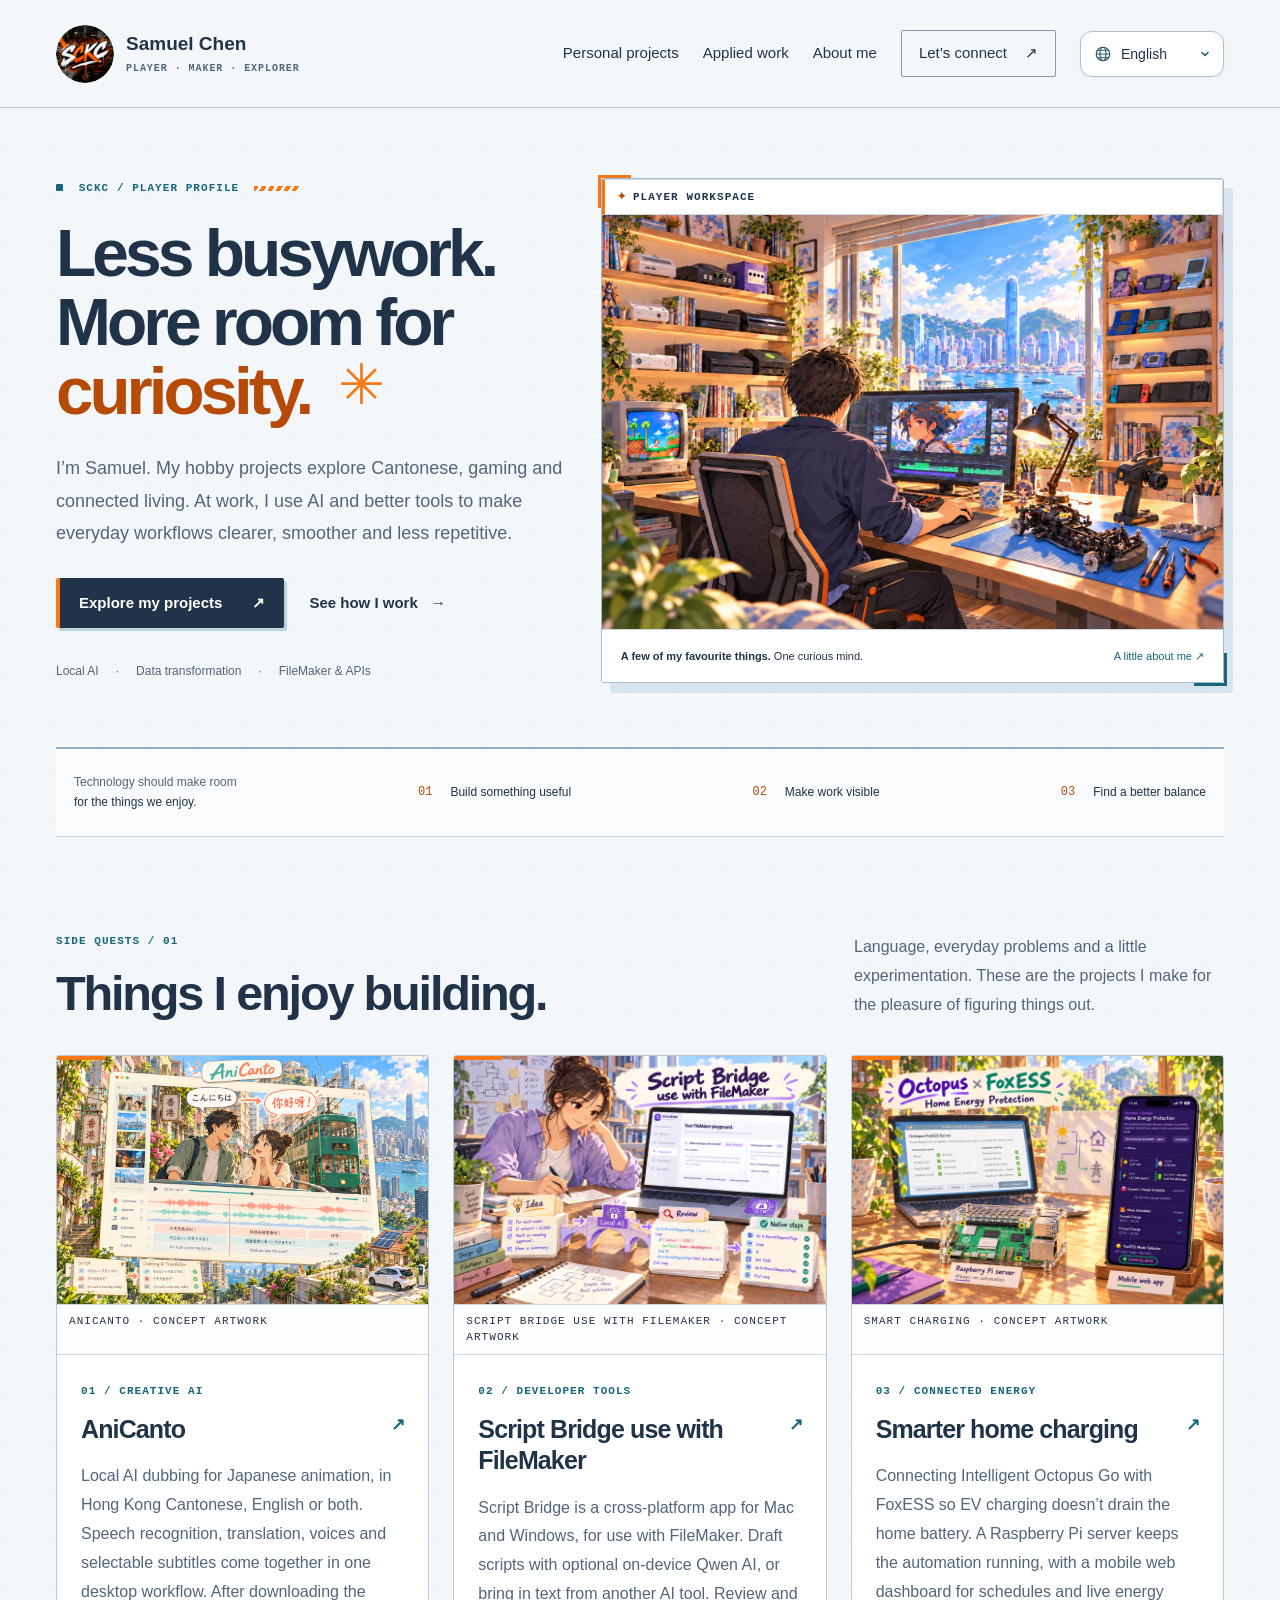
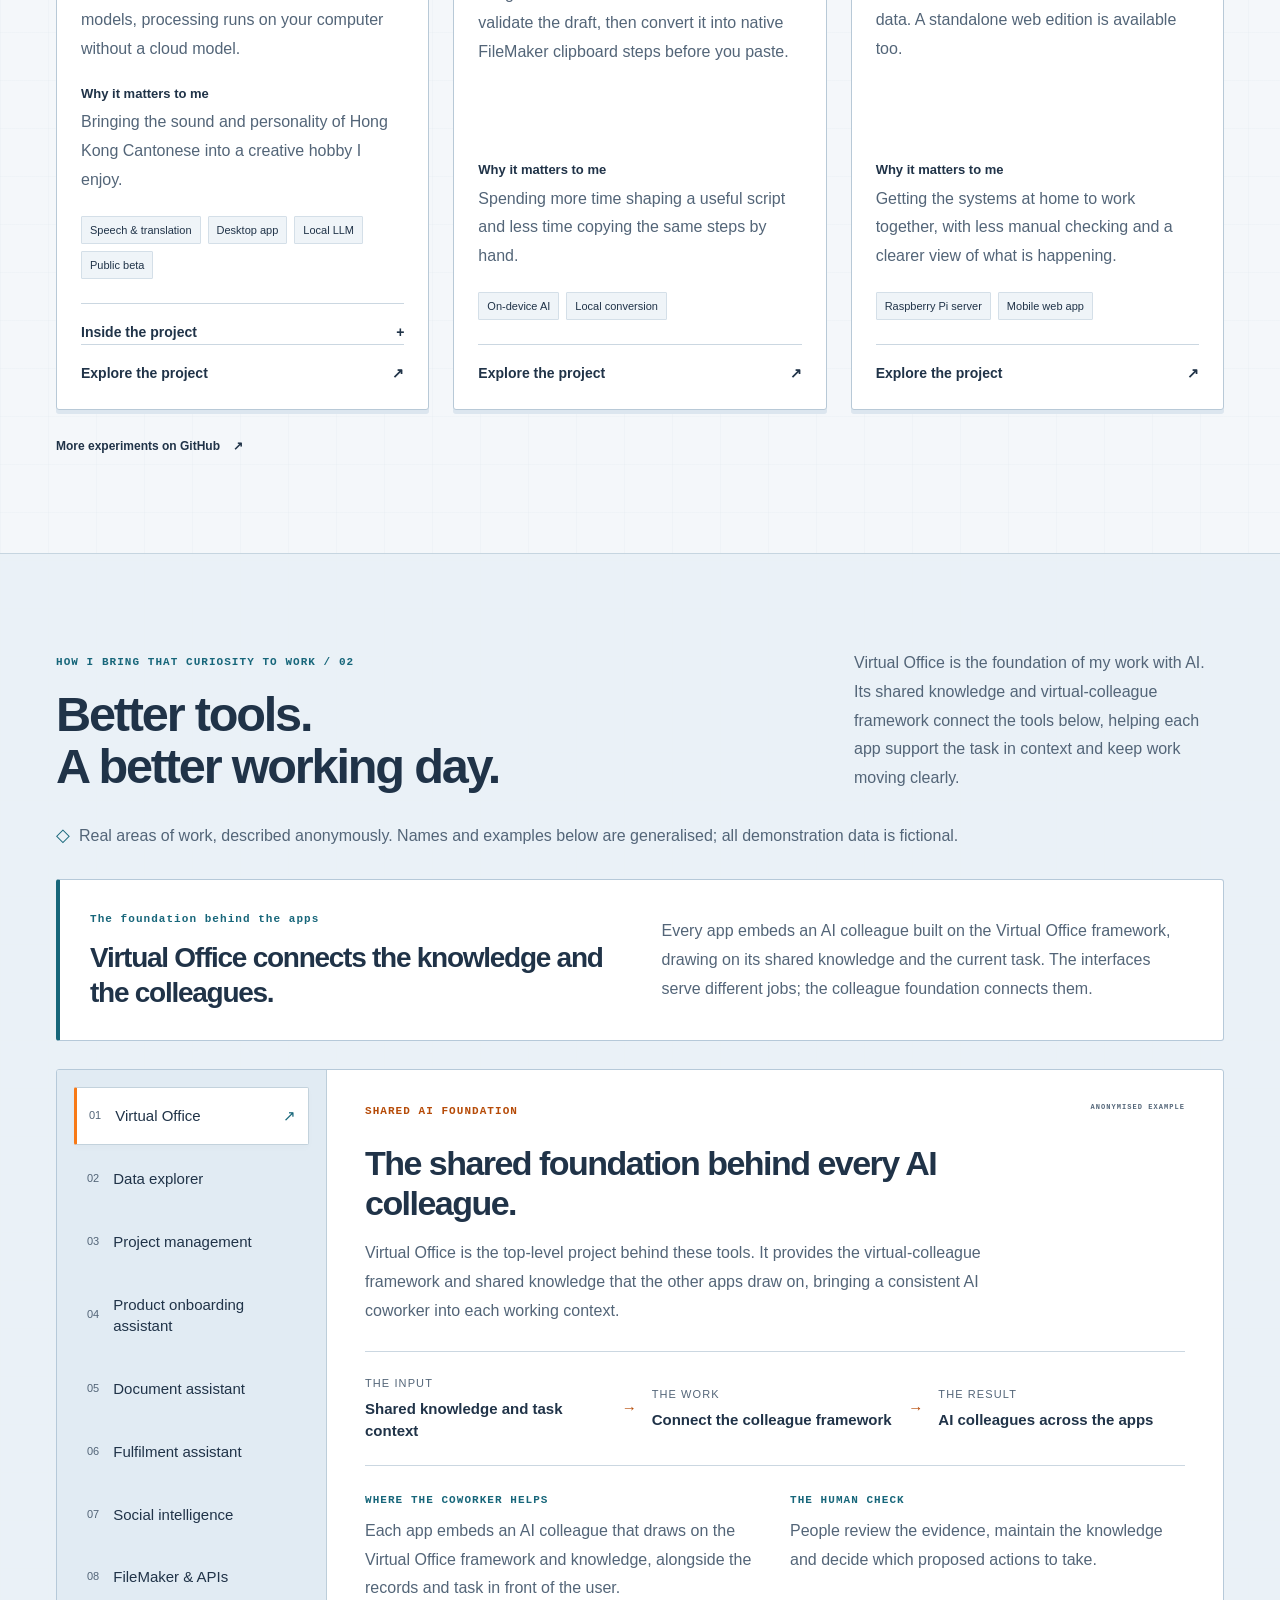
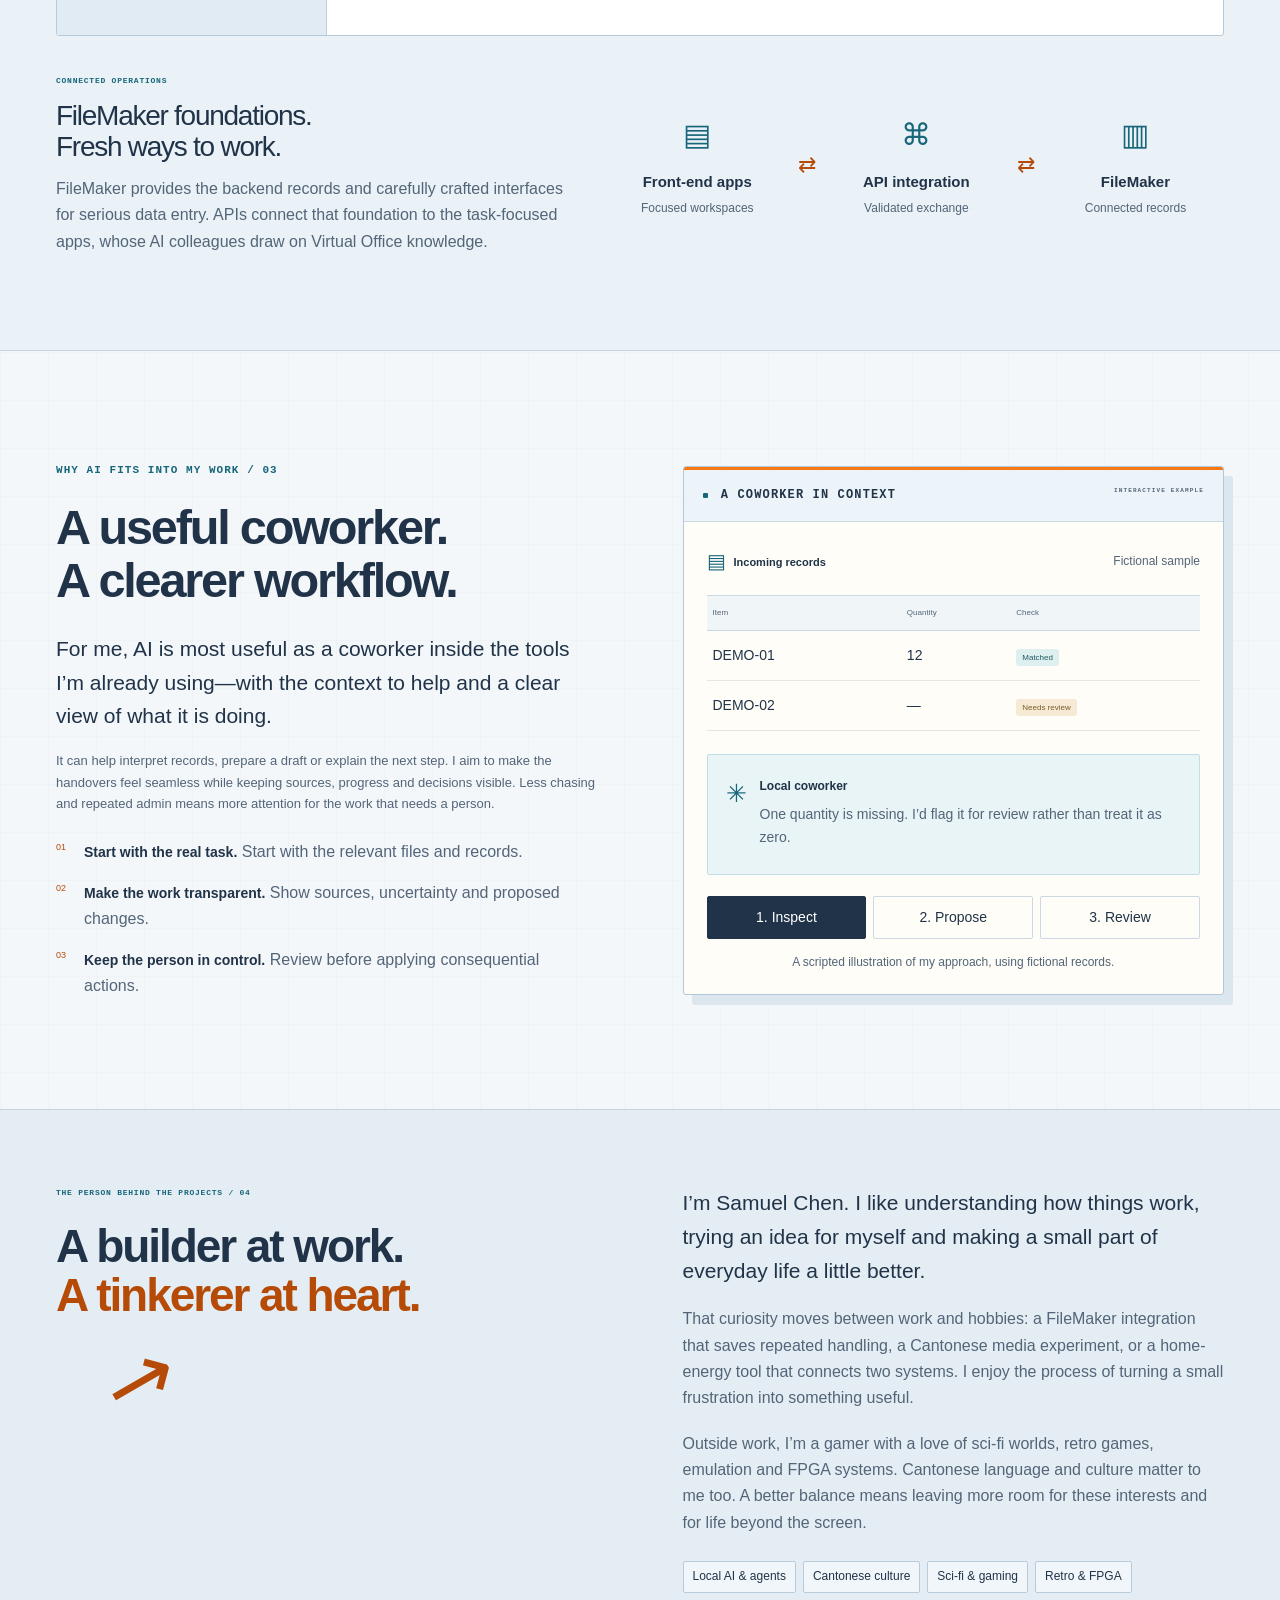
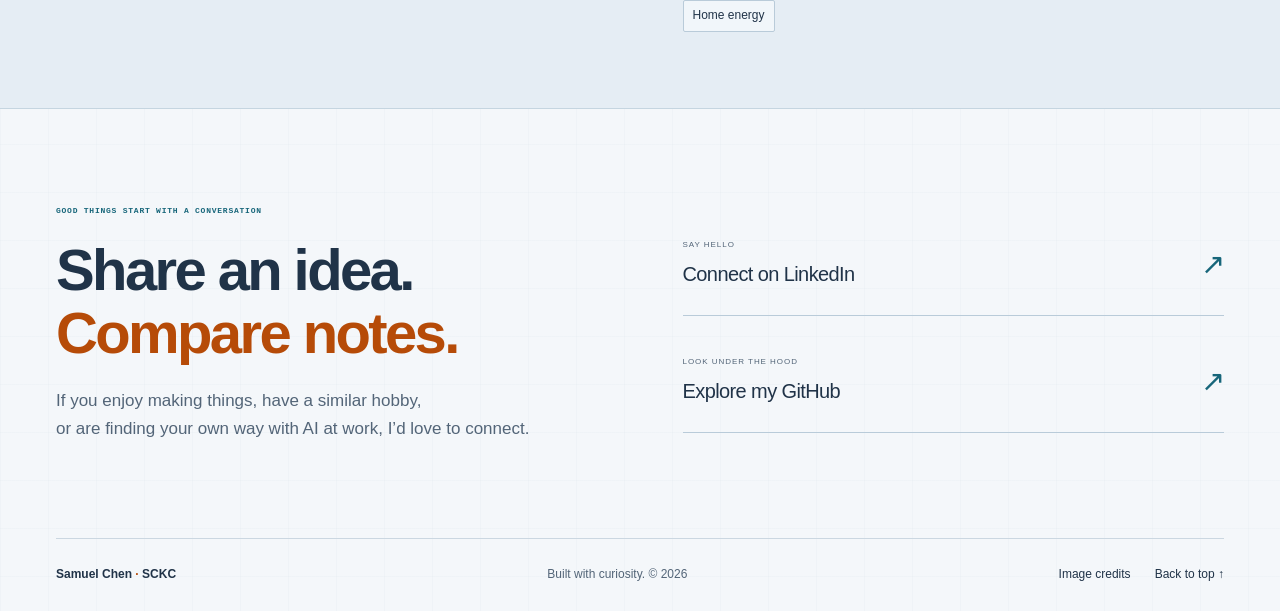
<file: index.html>
<!doctype html>
<html lang="en">
<head>
<meta charset="utf-8"><meta name="viewport" content="width=device-width, initial-scale=1">
<meta name="description" content="Samuel Chen builds practical software: Cantonese media tools, local AI coworkers, data transformation and workflow automation. Explore the projects behind the curiosity.">
<meta name="theme-color" content="#f9f8f3"><meta property="og:title" content="Samuel Chen — Curiosity, useful tools &amp; a better balance"><meta property="og:description" content="Cantonese creativity, connected systems and AI coworkers. Practical projects by Samuel Chen."><meta property="og:type" content="website"><meta property="og:url" content="https://samuelchen.hk/"><meta property="og:image" content="https://samuelchen.hk/assets/personal-backview-cover.jpg"><meta property="og:image:alt" content="Samuel’s interests: retro gaming, handhelds, MiSTer FPGA, Japanese anime and RC cars"><meta name="twitter:card" content="summary_large_image"><meta name="twitter:title" content="Samuel Chen — Curiosity, useful tools &amp; a better balance"><meta name="twitter:description" content="Explore my personal projects and approach to data, automation and local AI."><meta name="twitter:image" content="https://samuelchen.hk/assets/personal-backview-cover.jpg">
<link rel="canonical" href="https://samuelchen.hk/"><link rel="icon" href="assets/sckc-favicon.png" type="image/png"><link rel="preload" href="assets/personal-backview-cover.jpg" as="image"><link rel="stylesheet" href="styles.css?v=20261021-script-bridge"><title>Samuel Chen — Curiosity, useful tools &amp; a better balance</title>
</head>
<body>
<a class="skip-link" href="#main">Skip to content</a>
<header class="site-header"><a class="wordmark" href="#top" aria-label="Samuel Chen home"><img class="brand-icon" src="assets/sckc-icon.png" width="54" height="54" alt="SCKC"><span>Samuel Chen<small>PLAYER · MAKER · EXPLORER</small></span></a><button class="menu-toggle" type="button" aria-controls="main-nav" aria-expanded="false" hidden>Menu <span aria-hidden="true">+</span></button><nav id="main-nav" aria-label="Main navigation"><a href="#projects">Personal projects</a><a href="#work">Applied work</a><a href="#about">About me</a><a class="nav-connect" href="#connect">Let’s connect <span aria-hidden="true">↗</span></a></nav><div class="language-switch" hidden><label for="site-language">Language</label><select id="site-language" aria-label="Choose language"><option value="en" lang="en">English</option><option value="zh-Hant" lang="zh-Hant">繁體中文</option><option value="zh-Hans" lang="zh-Hans">简体中文</option></select></div></header>
<main id="main">
<section class="hero wrap" id="top" aria-labelledby="hero-title"><div class="hero-copy"><p class="eyebrow"><span class="status-dot"></span> SCKC / PLAYER PROFILE</p><h1 id="hero-title">Less busywork.<br>More room for<br><em>curiosity.</em><span class="hero-spark" aria-hidden="true">✳</span></h1><p>I’m Samuel. My hobby projects explore Cantonese, gaming and connected living. At work, I use AI and better tools to make everyday workflows clearer, smoother and less repetitive.</p><div class="hero-actions"><a class="button primary" href="#projects">Explore my projects <span aria-hidden="true">↗</span></a><a class="text-link" href="#work">See how I work <span aria-hidden="true">→</span></a></div><div class="hero-topics"><span>Local AI</span><span>Data transformation</span><span>FileMaker &amp; APIs</span></div></div><figure class="hero-art"><div class="art-label"><span aria-hidden="true">✦</span> PLAYER WORKSPACE</div><a class="hero-image-link" href="assets/personal-backview-cover.jpg" target="_blank" rel="noopener noreferrer" aria-label="View the hobby room cover at full size"><img src="assets/personal-backview-cover.jpg" width="1536" height="1024" alt="A back-view illustration of a short-haired gamer at an anime-editing desk overlooking Hong Kong harbour, surrounded by retro consoles, handhelds and an HPI RC hobby area." fetchpriority="high"></a><figcaption><span><b>A few of my favourite things.</b> One curious mind.</span><a href="#about">A little about me <span aria-hidden="true">↗</span></a></figcaption></figure></section>
<div class="focus-strip wrap"><p>Technology should make room<br><strong>for the things we enjoy.</strong></p><span>01 <b>Build something useful</b></span><span>02 <b>Make work visible</b></span><span>03 <b>Find a better balance</b></span></div>
<section class="section wrap" id="projects" aria-labelledby="projects-title"><div class="section-heading"><div><p class="eyebrow">SIDE QUESTS / 01</p><h2 id="projects-title">Things I enjoy building.</h2></div><p>Language, everyday problems and a little experimentation. These are the projects I make for the pleasure of figuring things out.</p></div><div class="project-grid">
<article class="project-card" id="anicanto"><a class="project-visual canto-visual" href="https://github.com/samuelkcc/AniCanto/blob/main/README.en.md" target="_blank" rel="noopener noreferrer" aria-label="Explore AniCanto on GitHub"><img src="assets/anicanto-original-cover.jpg" width="1536" height="1024" loading="lazy" alt="AniCanto concept artwork showing anime dialogue translated from Japanese into Cantonese, with voice tracks and subtitles against a Hong Kong backdrop."><span class="art-caption">ANICANTO · CONCEPT ARTWORK</span></a><div class="project-copy"><p class="project-kicker">01 / CREATIVE AI</p><h3><a href="https://github.com/samuelkcc/AniCanto/blob/main/README.en.md" target="_blank" rel="noopener noreferrer">AniCanto <span aria-hidden="true">↗</span></a></h3><p>Local AI dubbing for Japanese animation, in Hong Kong Cantonese, English or both. Speech recognition, translation, voices and selectable subtitles come together in one desktop workflow. After downloading the models, processing runs on your computer without a cloud model.</p><p class="project-insight"><b>Why it matters to me</b>Bringing the sound and personality of Hong Kong Cantonese into a creative hobby I enjoy.</p><div class="tags"><span>Speech &amp; translation</span><span>Desktop app</span><span>Local LLM</span><span>Public beta</span></div><details class="project-details" id="anicanto-details"><summary>Inside the project <span aria-hidden="true">+</span></summary><p>Japanese dialogue → transcription → Cantonese / English script → voice and subtitle tracks. Translations and generated voices need listening and review.</p><p><b>Public beta · Available now.</b> Download the app and explore the source on GitHub.</p></details><a class="project-link" href="https://github.com/samuelkcc/AniCanto/blob/main/README.en.md" target="_blank" rel="noopener noreferrer">Explore the project <span aria-hidden="true">↗</span></a></div></article>
<article class="project-card"><a class="project-visual bridge-visual" href="https://github.com/samuelkcc/script-bridge" target="_blank" rel="noopener noreferrer" aria-label="Explore Script Bridge use with FileMaker on GitHub"><img src="assets/script-bridge-cover.jpg?v=20261021-use-with-title" width="1536" height="1024" loading="lazy" alt="An illustrated coding studio with the Qwen AI playground on a laptop and a paper bridge linking an idea, a reviewed draft and native FileMaker steps."><span class="art-caption">SCRIPT BRIDGE USE WITH FILEMAKER · CONCEPT ARTWORK</span></a><div class="project-copy"><p class="project-kicker">02 / DEVELOPER TOOLS</p><h3><a href="https://github.com/samuelkcc/script-bridge" target="_blank" rel="noopener noreferrer">Script Bridge use with FileMaker <span aria-hidden="true">↗</span></a></h3><p>Script Bridge is a cross-platform app for Mac and Windows, for use with FileMaker. Draft scripts with optional on-device Qwen AI, or bring in text from another AI tool. Review and validate the draft, then convert it into native FileMaker clipboard steps before you paste.</p><p class="project-insight"><b>Why it matters to me</b>Spending more time shaping a useful script and less time copying the same steps by hand.</p><div class="tags"><span>On-device AI</span><span>Local conversion</span></div><a class="project-link" href="https://github.com/samuelkcc/script-bridge" target="_blank" rel="noopener noreferrer">Explore the project <span aria-hidden="true">↗</span></a></div></article>
<article class="project-card"><a class="project-visual energy-visual" href="https://github.com/samuelkcc/octopus-foxess-smart-charging" target="_blank" rel="noopener noreferrer" aria-label="Explore Octopus and FoxESS Smart Charging on GitHub"><img src="assets/energy-illustrated-cover.jpg" width="1536" height="1024" loading="lazy" alt="Octopus and FoxESS project artwork showing a Raspberry Pi automation server, server configuration on a laptop, and the mobile web dashboard on a phone."><span class="art-caption">SMART CHARGING · CONCEPT ARTWORK</span></a><div class="project-copy"><p class="project-kicker">03 / CONNECTED ENERGY</p><h3><a href="https://github.com/samuelkcc/octopus-foxess-smart-charging" target="_blank" rel="noopener noreferrer">Smarter home charging <span aria-hidden="true">↗</span></a></h3><p>Connecting Intelligent Octopus Go with FoxESS so EV charging doesn’t drain the home battery. A Raspberry Pi server keeps the automation running, with a mobile web dashboard for schedules and live energy data. A standalone web edition is available too.</p><p class="project-insight"><b>Why it matters to me</b>Getting the systems at home to work together, with less manual checking and a clearer view of what is happening.</p><div class="tags"><span>Raspberry Pi server</span><span>Mobile web app</span></div><a class="project-link" href="https://github.com/samuelkcc/octopus-foxess-smart-charging" target="_blank" rel="noopener noreferrer">Explore the project <span aria-hidden="true">↗</span></a></div></article>
</div><a class="all-projects text-link" href="https://github.com/samuelkcc" target="_blank" rel="noopener noreferrer">More experiments on GitHub <span aria-hidden="true">↗</span></a></section>
<section class="work-section" id="work" aria-labelledby="work-title"><div class="wrap section"><div class="section-heading"><div><p class="eyebrow">HOW I BRING THAT CURIOSITY TO WORK / 02</p><h2 id="work-title">Better tools.<br>A better working day.</h2></div><p>Virtual Office is the foundation of my work with AI. Its shared knowledge and virtual-colleague framework connect the tools below, helping each app support the task in context and keep work moving clearly.</p></div><p class="work-note"><span aria-hidden="true">◇</span> Real areas of work, described anonymously. Names and examples below are generalised; all demonstration data is fictional.</p><div class="office-foundation"><div><p class="eyebrow">The foundation behind the apps</p><h3>Virtual Office connects the knowledge and the colleagues.</h3></div><p>Every app embeds an AI colleague built on the Virtual Office framework, drawing on its shared knowledge and the current task. The interfaces serve different jobs; the colleague foundation connects them.</p></div><div class="case-explorer"><div class="case-tabs" role="tablist" aria-label="Explore work examples" aria-orientation="vertical"><button id="tab-office" class="case-tab" role="tab" aria-selected="true" aria-controls="case-panel" data-case="office"><span>01</span> Virtual Office <span aria-hidden="true">↗</span></button><button id="tab-data" class="case-tab" role="tab" aria-selected="false" aria-controls="case-panel" tabindex="-1" data-case="data"><span>02</span> Data explorer <span aria-hidden="true">↗</span></button><button id="tab-planning" class="case-tab" role="tab" aria-selected="false" aria-controls="case-panel" tabindex="-1" data-case="planning"><span>03</span> Project management <span aria-hidden="true">↗</span></button><button id="tab-onboarding" class="case-tab" role="tab" aria-selected="false" aria-controls="case-panel" tabindex="-1" data-case="onboarding"><span>04</span> Product onboarding assistant <span aria-hidden="true">↗</span></button><button id="tab-documents" class="case-tab" role="tab" aria-selected="false" aria-controls="case-panel" tabindex="-1" data-case="documents"><span>05</span> Document assistant <span aria-hidden="true">↗</span></button><button id="tab-fulfilment" class="case-tab" role="tab" aria-selected="false" aria-controls="case-panel" tabindex="-1" data-case="fulfilment"><span>06</span> Fulfilment assistant <span aria-hidden="true">↗</span></button><button id="tab-social" class="case-tab" role="tab" aria-selected="false" aria-controls="case-panel" tabindex="-1" data-case="social"><span>07</span> Social intelligence <span aria-hidden="true">↗</span></button><button id="tab-hybrid" class="case-tab" role="tab" aria-selected="false" aria-controls="case-panel" tabindex="-1" data-case="hybrid"><span>08</span> FileMaker &amp; APIs <span aria-hidden="true">↗</span></button></div>
<article class="case-panel" id="case-panel" role="tabpanel" aria-labelledby="tab-office" tabindex="0"><div class="case-meta"><span id="case-category">SHARED AI FOUNDATION</span><span>ANONYMISED EXAMPLE</span></div><h3 id="case-title">The shared foundation behind every AI colleague.</h3><p id="case-description">Virtual Office is the top-level project behind these tools. It provides the virtual-colleague framework and shared knowledge that the other apps draw on, bringing a consistent AI coworker into each working context.</p><div class="case-flow" aria-label="Example workflow"><div><small>THE INPUT</small><strong id="flow-input">Shared knowledge and task context</strong></div><span aria-hidden="true">→</span><div><small>THE WORK</small><strong id="flow-work">Connect the colleague framework</strong></div><span aria-hidden="true">→</span><div><small>THE RESULT</small><strong id="flow-result">AI colleagues across the apps</strong></div></div><div class="case-bottom"><div><p class="mini-heading">WHERE THE COWORKER HELPS</p><p id="case-agent">Each app embeds an AI colleague that draws on the Virtual Office framework and knowledge, alongside the records and task in front of the user.</p></div><div><p class="mini-heading">THE HUMAN CHECK</p><p id="case-review">People review the evidence, maintain the knowledge and decide which proposed actions to take.</p></div></div></article></div><div class="hybrid-feature"><div><p class="eyebrow">CONNECTED OPERATIONS</p><h3>FileMaker foundations.<br>Fresh ways to work.</h3><p>FileMaker provides the backend records and carefully crafted interfaces for serious data entry. APIs connect that foundation to the task-focused apps, whose AI colleagues draw on Virtual Office knowledge.</p></div><div class="hybrid-diagram" aria-label="Front-end apps exchange data with FileMaker through validated APIs"><div><span aria-hidden="true">▤</span><strong>Front-end apps</strong><small>Focused workspaces</small></div><span class="integration-arrow" aria-hidden="true">⇄</span><div><span aria-hidden="true">⌘</span><strong>API integration</strong><small>Validated exchange</small></div><span class="integration-arrow" aria-hidden="true">⇄</span><div><span aria-hidden="true">▥</span><strong>FileMaker</strong><small>Connected records</small></div></div></div><noscript><p>Virtual Office provides the shared knowledge and virtual-colleague framework for these apps: an ERP data explorer, visual project management with to-dos, product-to-website onboarding, legal document review, purchasing and logistics support, social monitoring and automated reporting. FileMaker and APIs provide the backend data foundation.</p></noscript></div></section>
<section class="section wrap coworker-section" id="lab" aria-labelledby="coworker-title"><div class="coworker-copy"><p class="eyebrow">WHY AI FITS INTO MY WORK / 03</p><h2 id="coworker-title">A useful coworker.<br>A clearer workflow.</h2><p class="lead">For me, AI is most useful as a coworker inside the tools I’m already using—with the context to help and a clear view of what it is doing.</p><p>It can help interpret records, prepare a draft or explain the next step. I aim to make the handovers feel seamless while keeping sources, progress and decisions visible. Less chasing and repeated admin means more attention for the work that needs a person.</p><div class="approach-points"><p><span>01</span><b>Start with the real task.</b> Start with the relevant files and records.</p><p><span>02</span><b>Make the work transparent.</b> Show sources, uncertainty and proposed changes.</p><p><span>03</span><b>Keep the person in control.</b> Review before applying consequential actions.</p></div></div><div class="demo-workspace"><div class="demo-header"><span><span class="status-dot"></span> A COWORKER IN CONTEXT</span><span>INTERACTIVE EXAMPLE</span></div><div class="demo-source"><div><span class="file-icon" aria-hidden="true">▤</span><strong>Incoming records</strong><small>Fictional sample</small></div><table><caption class="sr-only">Fictional incoming records for the workflow example</caption><thead><tr><th scope="col">Item</th><th scope="col">Quantity</th><th scope="col">Check</th></tr></thead><tbody><tr><td>DEMO-01</td><td>12</td><td><span class="table-status">Matched</span></td></tr><tr><td>DEMO-02</td><td>—</td><td><span class="table-status pending">Needs review</span></td></tr></tbody></table></div><div class="agent-message"><div class="agent-symbol" aria-hidden="true">✳</div><div><strong>Local coworker</strong><p id="demo-message" aria-live="polite">One quantity is missing. I’d flag it for review rather than treat it as zero.</p></div></div><div class="demo-actions" role="group" aria-label="Explore the illustrative workflow"><button type="button" class="demo-step active" data-step="0" aria-pressed="true">1. Inspect</button><button type="button" class="demo-step" data-step="1" aria-pressed="false">2. Propose</button><button type="button" class="demo-step" data-step="2" aria-pressed="false">3. Review</button></div><p class="demo-caption">A scripted illustration of my approach, using fictional records.</p></div></section>
<section class="about-section" id="about" aria-labelledby="about-title"><div class="wrap about-grid"><div class="about-heading"><p class="eyebrow">THE PERSON BEHIND THE PROJECTS / 04</p><h2 id="about-title">A builder at work.<br><em>A tinkerer at heart.</em></h2><span class="about-doodle" aria-hidden="true">↗</span></div><div class="about-copy"><p class="lead">I’m Samuel Chen. I like understanding how things work, trying an idea for myself and making a small part of everyday life a little better.</p><p>That curiosity moves between work and hobbies: a FileMaker integration that saves repeated handling, a Cantonese media experiment, or a home-energy tool that connects two systems. I enjoy the process of turning a small frustration into something useful.</p><p>Outside work, I’m a gamer with a love of sci-fi worlds, retro games, emulation and FPGA systems. Cantonese language and culture matter to me too. A better balance means leaving more room for these interests and for life beyond the screen.</p><div class="interest-tags"><span>Local AI &amp; agents</span><span>Cantonese culture</span><span>Sci-fi &amp; gaming</span><span>Retro &amp; FPGA</span><span>Home energy</span></div></div></div></section>
<section class="connect-section wrap" id="connect" aria-labelledby="connect-title"><div><p class="eyebrow">GOOD THINGS START WITH A CONVERSATION</p><h2 id="connect-title">Share an idea.<br><em>Compare notes.</em></h2><p>If you enjoy making things, have a similar hobby,<br class="desktop-break"> or are finding your own way with AI at work, I’d love to connect.</p></div><div class="connect-links"><a href="https://www.linkedin.com/in/samuel-chen-48364a86/" target="_blank" rel="noopener noreferrer"><span><small>SAY HELLO</small>Connect on LinkedIn</span><span aria-hidden="true">↗</span></a><a href="https://github.com/samuelkcc" target="_blank" rel="noopener noreferrer"><span><small>LOOK UNDER THE HOOD</small>Explore my GitHub</span><span aria-hidden="true">↗</span></a></div></section>
</main><footer class="wrap"><a class="footer-name" href="#top">Samuel Chen<span> · </span>SCKC</a><p>Built with curiosity. © <span id="year">2026</span></p><div class="footer-utilities"><a href="image-credits.html">Image credits</a><a href="#top">Back to top ↑</a></div></footer><script src="translations.js?v=20261021-script-bridge-cross-platform"></script><script src="script.js?v=20261020-personal-room"></script>
</body></html>
</file>
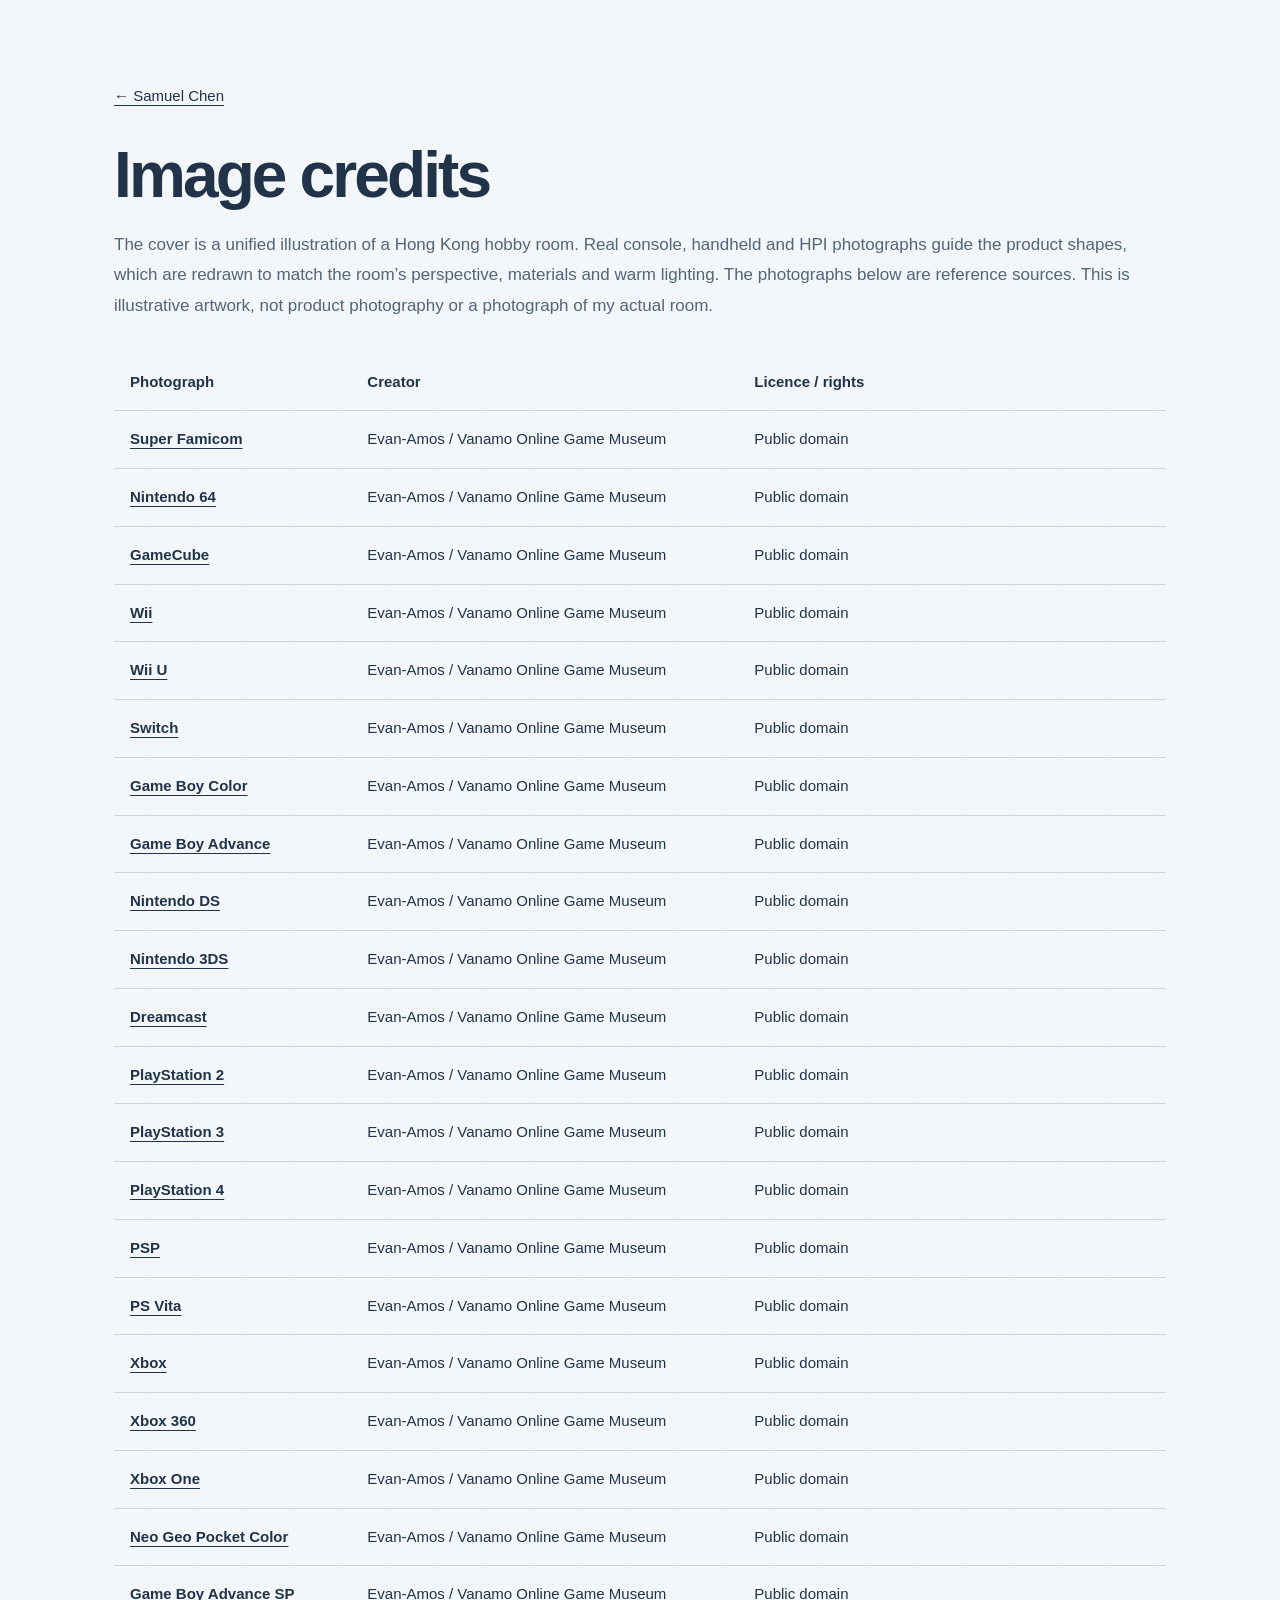
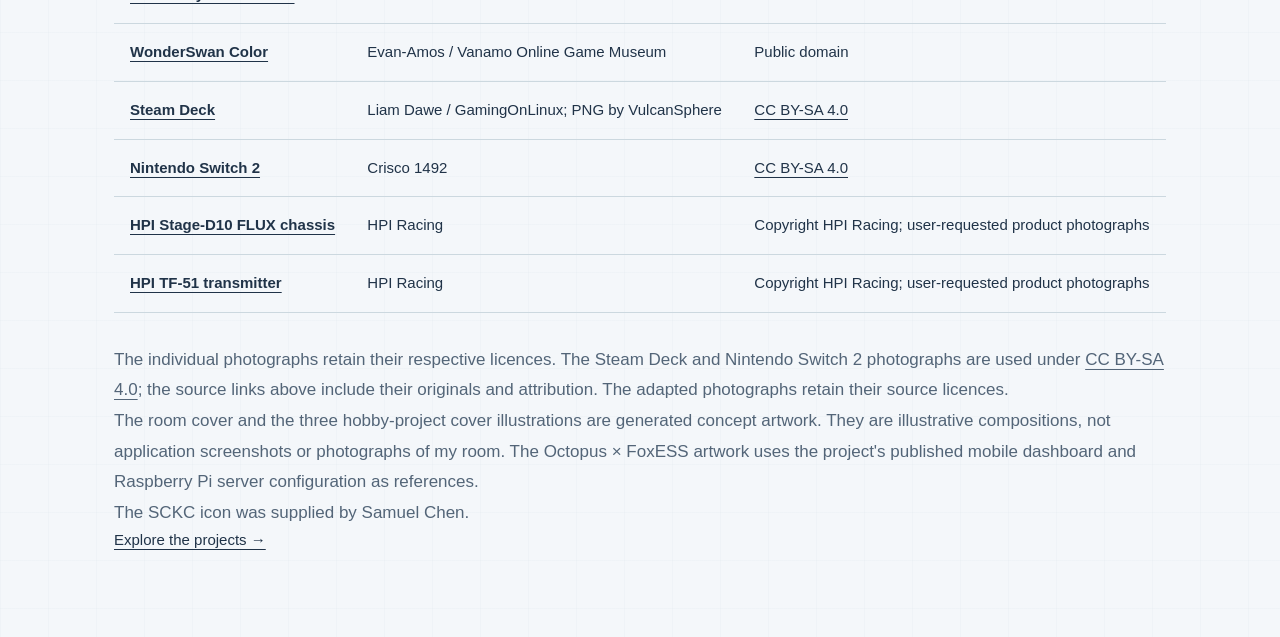
<file: image-credits.html>
<!doctype html><html lang="en"><head><meta charset="utf-8"><meta name="viewport" content="width=device-width,initial-scale=1"><title>Image credits — Samuel Chen</title><link rel="stylesheet" href="styles.css?v=20261020-collector"><link rel="icon" href="assets/sckc-favicon.png"><style>.credits{max-width:1100px;margin:60px auto;padding:24px}.credits h1{font-size:clamp(36px,6vw,64px);margin:32px 0 20px}.credits p{font-size:17px;line-height:1.8}.credits table{width:100%;border-collapse:collapse;margin:32px 0}.credits th,.credits td{padding:16px;text-align:left;border-bottom:1px solid #ccd8df;vertical-align:top}.credits a{text-decoration:underline;text-underline-offset:4px}.credit-scroll{overflow:auto}</style></head><body><main class="credits"><a href="index.html">← Samuel Chen</a><h1>Image credits</h1><p>The cover is a unified illustration of a Hong Kong hobby room. Real console, handheld and HPI photographs guide the product shapes, which are redrawn to match the room’s perspective, materials and warm lighting. The photographs below are reference sources. This is illustrative artwork, not product photography or a photograph of my actual room.</p><div class="credit-scroll"><table><thead><tr><th>Photograph</th><th>Creator</th><th>Licence / rights</th></tr></thead><tbody><tr><th scope="row"><a href="https://commons.wikimedia.org/wiki/File:Nintendo-Super-Famicom-Set-FL.jpg">Super Famicom</a></th><td>Evan-Amos / Vanamo Online Game Museum</td><td>Public domain</td></tr><tr><th scope="row"><a href="https://commons.wikimedia.org/wiki/File:Nintendo-64-wController-L.jpg">Nintendo 64</a></th><td>Evan-Amos / Vanamo Online Game Museum</td><td>Public domain</td></tr><tr><th scope="row"><a href="https://commons.wikimedia.org/wiki/File:GameCube-Set.jpg">GameCube</a></th><td>Evan-Amos / Vanamo Online Game Museum</td><td>Public domain</td></tr><tr><th scope="row"><a href="https://commons.wikimedia.org/wiki/File:Wii-console.jpg">Wii</a></th><td>Evan-Amos / Vanamo Online Game Museum</td><td>Public domain</td></tr><tr><th scope="row"><a href="https://commons.wikimedia.org/wiki/File:Nintendo-Wii-U-Console-FL.jpg">Wii U</a></th><td>Evan-Amos / Vanamo Online Game Museum</td><td>Public domain</td></tr><tr><th scope="row"><a href="https://commons.wikimedia.org/wiki/File:Nintendo-Switch-wJoyCons-BlRd-Standing-FL.jpg">Switch</a></th><td>Evan-Amos / Vanamo Online Game Museum</td><td>Public domain</td></tr><tr><th scope="row"><a href="https://commons.wikimedia.org/wiki/File:Nintendo-Game-Boy-Color-FL.jpg">Game Boy Color</a></th><td>Evan-Amos / Vanamo Online Game Museum</td><td>Public domain</td></tr><tr><th scope="row"><a href="https://commons.wikimedia.org/wiki/File:Nintendo-Game-Boy-Advance-Purple-FL.jpg">Game Boy Advance</a></th><td>Evan-Amos / Vanamo Online Game Museum</td><td>Public domain</td></tr><tr><th scope="row"><a href="https://commons.wikimedia.org/wiki/File:Nintendo-DS-Fat-Blue.jpg">Nintendo DS</a></th><td>Evan-Amos / Vanamo Online Game Museum</td><td>Public domain</td></tr><tr><th scope="row"><a href="https://commons.wikimedia.org/wiki/File:Nintendo-3DS-AquaOpen.jpg">Nintendo 3DS</a></th><td>Evan-Amos / Vanamo Online Game Museum</td><td>Public domain</td></tr><tr><th scope="row"><a href="https://commons.wikimedia.org/wiki/File:Dreamcast-Console-Set.jpg">Dreamcast</a></th><td>Evan-Amos / Vanamo Online Game Museum</td><td>Public domain</td></tr><tr><th scope="row"><a href="https://commons.wikimedia.org/wiki/File:Sony-PlayStation-2-30001-wController-L.jpg">PlayStation 2</a></th><td>Evan-Amos / Vanamo Online Game Museum</td><td>Public domain</td></tr><tr><th scope="row"><a href="https://commons.wikimedia.org/wiki/File:Sony-PlayStation-3-CECHA01-wController-L.jpg">PlayStation 3</a></th><td>Evan-Amos / Vanamo Online Game Museum</td><td>Public domain</td></tr><tr><th scope="row"><a href="https://commons.wikimedia.org/wiki/File:Sony-PlayStation-4-wController.jpg">PlayStation 4</a></th><td>Evan-Amos / Vanamo Online Game Museum</td><td>Public domain</td></tr><tr><th scope="row"><a href="https://commons.wikimedia.org/wiki/File:Psp-1000.jpg">PSP</a></th><td>Evan-Amos / Vanamo Online Game Museum</td><td>Public domain</td></tr><tr><th scope="row"><a href="https://commons.wikimedia.org/wiki/File:PlayStation-Vita-1101-FL.jpg">PS Vita</a></th><td>Evan-Amos / Vanamo Online Game Museum</td><td>Public domain</td></tr><tr><th scope="row"><a href="https://commons.wikimedia.org/wiki/File:Xbox-console.jpg">Xbox</a></th><td>Evan-Amos / Vanamo Online Game Museum</td><td>Public domain</td></tr><tr><th scope="row"><a href="https://commons.wikimedia.org/wiki/File:Microsoft-Xbox-360-Pro-Flat-wController-L.jpg">Xbox 360</a></th><td>Evan-Amos / Vanamo Online Game Museum</td><td>Public domain</td></tr><tr><th scope="row"><a href="https://commons.wikimedia.org/wiki/File:Xbox-One-Console-wController-FL.jpg">Xbox One</a></th><td>Evan-Amos / Vanamo Online Game Museum</td><td>Public domain</td></tr><tr><th scope="row"><a href="https://commons.wikimedia.org/wiki/File:Neo-Geo-Pocket-Color-Blue-Left.jpg">Neo Geo Pocket Color</a></th><td>Evan-Amos / Vanamo Online Game Museum</td><td>Public domain</td></tr><tr><th scope="row"><a href="https://commons.wikimedia.org/wiki/File:Gameboy-Advance-SP-Mk2.jpg">Game Boy Advance SP</a></th><td>Evan-Amos / Vanamo Online Game Museum</td><td>Public domain</td></tr><tr><th scope="row"><a href="https://commons.wikimedia.org/wiki/File:WonderSwan-Color-Blue-Left.jpg">WonderSwan Color</a></th><td>Evan-Amos / Vanamo Online Game Museum</td><td>Public domain</td></tr><tr><th scope="row"><a href="https://commons.wikimedia.org/wiki/File:Steam_Deck_%28front%29.png">Steam Deck</a></th><td>Liam Dawe / GamingOnLinux; PNG by VulcanSphere</td><td><a href="https://creativecommons.org/licenses/by-sa/4.0/">CC BY-SA 4.0</a></td></tr><tr><th scope="row"><a href="https://commons.wikimedia.org/wiki/File:Nintendo_Switch_2_in_Handheld_Mode.png">Nintendo Switch 2</a></th><td>Crisco 1492</td><td><a href="https://creativecommons.org/licenses/by-sa/4.0/">CC BY-SA 4.0</a></td></tr><tr><th scope="row"><a href="https://www.hpiracing.com/en/kit/161009">HPI Stage-D10 FLUX chassis</a></th><td>HPI Racing</td><td>Copyright HPI Racing; user-requested product photographs</td></tr><tr><th scope="row"><a href="https://www.hpiracing.com/en/kit/161009">HPI TF-51 transmitter</a></th><td>HPI Racing</td><td>Copyright HPI Racing; user-requested product photographs</td></tr></tbody></table></div><p>The individual photographs retain their respective licences. The Steam Deck and Nintendo Switch 2 photographs are used under <a href="https://creativecommons.org/licenses/by-sa/4.0/">CC BY-SA 4.0</a>; the source links above include their originals and attribution. The adapted photographs retain their source licences.</p><p>The room cover and the three hobby-project cover illustrations are generated concept artwork. They are illustrative compositions, not application screenshots or photographs of my room. The Octopus × FoxESS artwork uses the project's published mobile dashboard and Raspberry Pi server configuration as references.</p><p>The SCKC icon was supplied by Samuel Chen.</p><a href="index.html#projects">Explore the projects →</a></main></body></html>
</file>
<file: styles.css>
:root {
  --paper:#f9f8f3;
  --ink:#213e3a;
  --muted:#5d706b;
  --teal:#256a5b;
  --coral:#ba4c34;
  --line:#d9ded4;
  --mint:#eef3eb;
  --white:#fffefa;
  --font:"Avenir Next",Avenir,-apple-system,BlinkMacSystemFont,"Segoe UI",sans-serif
}
* {
  box-sizing:border-box
}
html {
  scroll-behavior:smooth;
  scroll-padding-top:40px
}
body {
  margin:0;
  background:var(--paper);
  color:var(--ink);
  font-family:var(--font);
  font-size:15px;
  line-height:1.65;
  -webkit-font-smoothing:antialiased
}
a {
  color:inherit;
  text-decoration:none
}
button {
  font:inherit;
  cursor:pointer
}
button,a {
  -webkit-tap-highlight-color:transparent
}
a:focus-visible,button:focus-visible,[tabindex]:focus-visible {
  outline:3px solid var(--coral);
  outline-offset:5px
}
img {
  display:block;
  max-width:100%
}
p,h1,h2,h3,figure {
  margin:0
}
h1,h2,h3 {
  line-height:1.08;
  letter-spacing:-.045em
}
h2 {
  font-size:clamp(36px,3.8vw,54px);
  font-weight:500
}
h3 {
  font-weight:600
}
em {
  font-family:Georgia,"Times New Roman",serif;
  font-weight:400
}
p {
  color:var(--muted)
}
.wrap {
  max-width:1320px;
  width:calc(100% - 112px);
  margin-inline:auto
}
.eyebrow,.visual-label,.project-kicker,.mini-heading {
  font-size:10px;
  font-weight:700;
  letter-spacing:.13em
}
.eyebrow {
  color:var(--teal);
  margin-bottom:22px
}
.status-dot {
  display:inline-block;
  width:7px;
  height:7px;
  border-radius:50%;
  background:var(--teal);
  margin-right:8px
}
.site-header {
  max-width:1440px;
  margin:auto;
  height:108px;
  padding:0 56px;
  display:flex;
  align-items:center;
  justify-content:space-between;
  gap:24px;
  border-bottom:1px solid var(--line)
}
.wordmark {
  display:flex;
  align-items:center;
  gap:12px;
  font-size:16px;
  font-weight:600;
  line-height:1.4
}
.wordmark small {
  display:block;
  font-size:8px;
  letter-spacing:.14em;
  color:var(--muted);
  margin-top:4px
}
.mark {
  font-family:Georgia,serif;
  font-weight:bold;
  font-size:32px;
  letter-spacing:-3px;
  background:#e8eee2;
  border-radius:50%;
  width:48px;
  height:48px;
  display:grid;
  place-content:center;
  position:relative;
  padding-right:5px
}
.mark span {
  position:absolute;
  right:8px;
  bottom:3px;
  color:var(--coral)
}
nav {
  display:flex;
  align-items:center;
  gap:30px;
  font-size:12px;
  font-weight:500
}
nav a:hover,.text-link:hover,.project-link:hover {
  color:var(--coral)
}
nav .nav-connect {
  border:1px solid var(--ink);
  padding:10px 17px;
  border-radius:5px;
  display:flex;
  gap:18px
}
.menu-toggle {
  background:none;
  border:1px solid var(--line);
  padding:8px 12px;
  border-radius:4px
}
.hero {
  display:grid;
  grid-template-columns:.9fr 1.1fr;
  align-items:center;
  gap:35px;
  padding-block:70px 64px
}
.hero-copy .eyebrow {
  font-size:9px
}
.hero h1 {
  font-size:clamp(52px,5.4vw,78px);
  font-weight:500;
  line-height:1.035;
  letter-spacing:-.06em
}
.hero h1 em {
  color:var(--coral);
  font-size:1.12em
}
.hero-spark {
  color:var(--coral);
  font-size:56px;
  display:inline-block;
  margin-left:28px;
  vertical-align:10px;
  font-weight:400
}
.hero-copy>p:not(.eyebrow) {
  max-width:435px;
  font-size:15px;
  margin-top:27px;
  line-height:1.8
}
.hero-actions {
  display:flex;
  align-items:center;
  gap:25px;
  margin-top:28px
}
.button {
  padding:13px 19px;
  border-radius:5px;
  font-size:12px;
  display:inline-flex;
  align-items:center;
  gap:30px;
  font-weight:600
}
.primary {
  background:var(--ink);
  color:white
}
.primary:hover {
  background:var(--teal)
}
.text-link {
  font-size:12px;
  font-weight:600;
  display:inline-flex;
  align-items:center;
  gap:13px
}
.hero-topics {
  display:flex;
  flex-wrap:wrap;
  gap:17px;
  font-size:9px;
  color:var(--muted);
  margin-top:34px
}
.hero-topics span+span:before {
  content:"·";
  margin-right:17px
}
.hero-art {
  position:relative;
  background:#f1eee2;
  border:1px solid #e5e5d8;
  border-radius:12px;
  overflow:hidden;
  transform:rotate(1deg);
  box-shadow:0 16px 34px #213e3a06
}
.hero-art>img {
  width:100%;
  height:460px;
  object-fit:cover
}
.art-label {
  position:absolute;
  z-index:1;
  top:17px;
  left:17px;
  background:var(--white);
  padding:8px 12px;
  border-radius:4px;
  font-size:8px;
  font-weight:600;
  letter-spacing:.12em;
  box-shadow:0 3px 15px #203c3910
}
.art-label>span {
  color:var(--coral);
  margin-right:6px
}
.hero-art figcaption {
  display:flex;
  align-items:center;
  justify-content:space-between;
  gap:12px;
  font-size:9px;
  padding:17px 19px;
  background:var(--white)
}
.hero-art figcaption b {
  font-weight:700
}
.hero-art figcaption a {
  color:var(--teal);
  white-space:nowrap
}
.focus-strip {
  border-block:1px solid var(--line);
  padding-block:24px;
  display:flex;
  align-items:center;
  justify-content:space-between;
  gap:25px;
  font-size:11px
}
.focus-strip p {
  line-height:1.6;
  font-size:12px
}
.focus-strip strong {
  font-weight:500;
  color:var(--ink)
}
.focus-strip>span {
  color:var(--coral);
  display:flex;
  gap:18px;
  align-items:center;
  font-size:9px
}
.focus-strip b {
  color:var(--ink);
  font-size:12px;
  font-weight:500
}
.section {
  padding-block:95px
}
.section-heading {
  display:flex;
  align-items:end;
  justify-content:space-between;
  gap:30px;
  margin-bottom:36px
}
.section-heading .eyebrow {
  margin-bottom:17px
}
.section-heading>p {
  font-size:13px;
  line-height:1.8;
  max-width:370px
}
.project-grid {
  display:grid;
  grid-template-columns:repeat(3,minmax(0,1fr));
  gap:24px
}
.project-card {
  min-width:0;
  border:1px solid var(--line);
  border-radius:9px;
  overflow:hidden;
  background:var(--white);
  display:flex;
  flex-direction:column;
  transition:transform .2s,box-shadow .2s
}
.project-card:hover {
  transform:translateY(-4px);
  box-shadow:0 12px 25px #213e3a08
}
.project-visual {
  height:258px;
  position:relative;
  display:block;
  overflow:hidden;
  padding:23px
}
.visual-label {
  font-size:8px;
  position:relative;
  z-index:2;
  display:block;
  letter-spacing:.12em
}
.canto-visual {
  background:#e5efe8
}
.canto-title {
  display:flex;
  align-items:center;
  justify-content:space-between;
  margin:19px 10px 16px;
  font-size:42px;
  font-weight:600;
  line-height:1.2;
  letter-spacing:-2px
}
.canto-play {
  font-size:22px;
  width:58px;
  height:58px;
  display:grid;
  place-content:center;
  padding-left:4px;
  background:#bd6848;
  color:var(--white);
  border-radius:50%;
  box-shadow:8px 8px 0 #d9e4d7
}
.language-path {
  display:flex;
  align-items:center;
  gap:13px;
  font-size:10px;
  margin-left:10px
}
.language-path strong {
  font-weight:600;
  color:var(--teal)
}
.waveform {
  position:absolute;
  bottom:0;
  left:0;
  right:0;
  display:flex;
  align-items:center;
  justify-content:center;
  gap:5px;
  height:42px;
  background:#d6e5da;
  opacity:.85
}
.waveform i {
  width:4px;
  height:10px;
  border-radius:5px;
  background:var(--teal);
  opacity:.55
}
.waveform i:nth-child(3n) {
  height:24px
}
.waveform i:nth-child(4n) {
  height:17px
}
.waveform i:nth-child(5n) {
  height:32px
}
.bridge-visual {
  background:#f1eade
}
.code-window {
  margin:20px auto 0;
  padding:12px 17px;
  width:90%;
  background:#fffdf7;
  border:1px solid #dcd8cc;
  border-radius:6px;
  transform:rotate(-3deg);
  box-shadow:6px 6px 0 #e3ddcf
}
.window-dots {
  display:flex;
  gap:4px;
  padding-bottom:9px
}
.window-dots i {
  width:4px;
  height:4px;
  background:#d5cbb8;
  border-radius:50%
}
.code-window code {
  font-size:10px;
  line-height:1.8;
  color:#6b7166
}
.code-window code span {
  color:var(--teal)
}
.code-caption {
  display:block;
  font-size:7px;
  color:var(--muted);
  letter-spacing:.1em;
  margin-top:9px
}
.bridge-result {
  display:flex;
  align-items:center;
  gap:14px;
  margin:12px 0 0 45px;
  font-size:10px;
  font-weight:600
}
.bridge-arrow {
  font-size:27px;
  color:var(--coral);
  line-height:1
}
.energy-visual {
  background:#e8eff1
}
.energy-diagram {
  height:148px;
  position:relative;
  margin-top:13px
}
.energy-sun {
  position:absolute;
  left:13px;
  top:0;
  font-size:50px;
  line-height:1;
  color:#a97824
}
.energy-house {
  position:absolute;
  left:50%;
  top:40px;
  transform:translateX(-50%);
  width:82px;
  height:86px
}
.roof {
  position:absolute;
  top:-22px;
  left:-9px;
  width:100px;
  height:52px;
  background:#386c68;
  clip-path:polygon(50% 0,100% 100%,0 100%)
}
.house-body {
  position:absolute;
  bottom:0;
  width:82px;
  height:62px;
  background:#fffdf7;
  display:flex;
  gap:12px;
  padding:17px;
  box-shadow:5px 6px 0 #d3dedb
}
.house-body i {
  display:block;
  background:#b6d4d2;
  width:18px;
  height:25px
}
.battery {
  position:absolute;
  top:55px;
  right:8px;
  width:26px;
  height:44px;
  border:2px solid var(--teal);
  border-radius:4px;
  padding:4px;
  display:flex;
  flex-direction:column;
  gap:3px
}
.battery:before {
  content:"";
  position:absolute;
  top:-6px;
  left:7px;
  width:9px;
  height:4px;
  background:var(--teal)
}
.battery i {
  background:#8ab4a1;
  flex:1
}
.energy-car {
  position:absolute;
  left:24px;
  bottom:0;
  background:#bd6848;
  color:white;
  font-size:25px;
  width:47px;
  height:30px;
  border-radius:17px 20px 5px 5px;
  text-align:center;
  line-height:30px;
  border-bottom:5px solid #52615b
}
.energy-state {
  font-size:9px;
  background:#fffdf8c9;
  padding:8px;
  border-radius:4px;
  text-align:center
}
.energy-state .status-dot {
  width:5px;
  height:5px;
  margin-right:3px
}
.concept-label {
  position:absolute;
  bottom:5px;
  right:12px;
  font-size:6px;
  letter-spacing:.08em;
  color:#64706e
}
.project-copy {
  padding:27px 24px 24px;
  display:flex;
  flex-direction:column;
  flex:1
}
.project-kicker {
  font-size:8px;
  color:var(--teal);
  margin-bottom:14px
}
.project-copy h3 {
  font-size:22px;
  letter-spacing:-.035em;
  margin-bottom:17px
}
.project-copy h3 a {
  display:flex;
  justify-content:space-between;
  gap:7px
}
.project-copy h3 span {
  font-size:17px;
  color:var(--teal)
}
.project-copy>p:not(.project-kicker) {
  font-size:12px;
  line-height:1.8
}
.project-copy .project-insight {
  padding-top:18px;
  margin-top:auto
}
.project-insight b {
  display:block;
  color:var(--ink);
  font-weight:600;
  font-size:10px;
  margin-bottom:3px
}
.tags {
  display:flex;
  flex-wrap:wrap;
  gap:7px;
  margin:21px 0 24px
}
.tags span {
  font-size:8px;
  background:#f2f3ec;
  border:1px solid #e6e8de;
  border-radius:3px;
  padding:4px 8px
}
.project-link {
  border-top:1px solid var(--line);
  padding-top:17px;
  font-size:11px;
  display:flex;
  justify-content:space-between;
  font-weight:600
}
.all-projects {
  margin-top:27px
}
.work-section {
  background:var(--mint);
  border-block:1px solid #e0e5da
}
.work-note {
  font-size:11px;
  display:flex;
  gap:9px;
  align-items:baseline;
  margin-top:-10px;
  margin-bottom:28px
}
.work-note span {
  font-size:18px;
  color:var(--teal)
}
.case-explorer {
  display:grid;
  grid-template-columns:260px 1fr;
  border:1px solid #ccd7c9;
  border-radius:8px;
  overflow:hidden;
  background:var(--white)
}
.case-tabs {
  padding:17px;
  background:#e6ede2;
  display:flex;
  flex-direction:column;
  gap:5px;
  border-right:1px solid #ccd7c9
}
.case-tab {
  display:flex;
  align-items:center;
  gap:14px;
  padding:18px 12px;
  border:1px solid transparent;
  background:transparent;
  text-align:left;
  font-size:12px;
  font-weight:500;
  color:var(--ink);
  border-radius:4px
}
.case-tab>span:first-child {
  font-size:9px;
  color:var(--muted)
}
.case-tab>span:last-child {
  margin-left:auto;
  opacity:0
}
.case-tab[aria-selected=true] {
  background:var(--white);
  border-color:#d2dacf;
  box-shadow:0 3px 7px #213e3a05
}
.case-tab[aria-selected=true]>span:last-child {
  opacity:1;
  color:var(--teal)
}
.case-tab:hover {
  background:#f6f7f0
}
.case-panel {
  padding:32px 38px;
  min-height:440px
}
.case-meta {
  display:flex;
  justify-content:space-between;
  gap:10px;
  font-size:8px;
  letter-spacing:.1em;
  color:var(--teal);
  font-weight:600
}
.case-meta span+span {
  font-size:7px;
  color:var(--muted)
}
.case-panel h3 {
  font-size:32px;
  margin:22px 0 15px;
  line-height:1.15;
  font-weight:500;
  max-width:580px
}
.case-panel>p {
  font-size:12px;
  line-height:1.8;
  max-width:630px
}
.case-flow {
  display:grid;
  grid-template-columns:1fr 20px 1fr 20px 1fr;
  align-items:center;
  gap:10px;
  border-block:1px solid var(--line);
  padding-block:22px;
  margin-block:25px
}
.case-flow small {
  display:block;
  font-size:7px;
  letter-spacing:.1em;
  color:var(--muted);
  margin-bottom:6px
}
.case-flow strong {
  display:block;
  font-size:11px;
  line-height:1.5;
  font-weight:600
}
.case-flow>span {
  color:var(--coral)
}
.case-bottom {
  display:grid;
  grid-template-columns:1fr 1fr;
  gap:30px
}
.mini-heading {
  font-size:7px;
  color:var(--teal);
  margin-bottom:8px
}
.case-bottom p:not(.mini-heading) {
  font-size:11px;
  line-height:1.75
}
.coworker-section {
  display:grid;
  grid-template-columns:1fr 1fr;
  align-items:center;
  gap:85px;
  padding-block:110px
}
.lead {
  font-size:18px!important;
  color:var(--ink);
  line-height:1.6
}
.coworker-copy .lead {
  margin-top:26px
}
.coworker-copy>p:not(.lead):not(.eyebrow) {
  font-size:13px;
  margin-top:17px
}
.approach-points {
  margin-top:25px
}
.approach-points p {
  font-size:11px;
  margin-top:14px;
  padding-left:28px;
  position:relative
}
.approach-points span {
  position:absolute;
  left:0;
  color:var(--coral);
  font-size:9px;
  top:1px
}
.approach-points b {
  color:var(--ink);
  font-weight:600
}
.demo-workspace {
  background:#fffdf8;
  border:1px solid #d5dcd1;
  border-radius:9px;
  box-shadow:12px 15px 0 #ecede3;
  transform:rotate(1deg);
  overflow:hidden
}
.demo-header {
  display:flex;
  justify-content:space-between;
  gap:10px;
  padding:16px 19px;
  border-bottom:1px solid var(--line);
  font-size:8px;
  letter-spacing:.07em;
  font-weight:600
}
.demo-header .status-dot {
  height:5px;
  width:5px;
  margin-right:5px
}
.demo-header>span+span {
  font-size:6px;
  color:var(--muted)
}
.demo-source {
  padding:23px
}
.demo-source>div {
  display:flex;
  align-items:center;
  gap:8px;
  margin-bottom:17px;
  font-size:11px
}
.file-icon {
  font-size:20px;
  color:var(--teal)
}
.demo-source small {
  margin-left:auto;
  color:var(--muted);
  font-size:8px
}
.demo-source table {
  width:100%;
  border-collapse:collapse;
  text-align:left;
  font-size:10px
}
.demo-source th {
  font-size:8px;
  color:var(--muted);
  font-weight:500;
  padding:10px 6px;
  border-block:1px solid var(--line);
  background:#f6f7f0
}
.demo-source td {
  padding:13px 6px;
  border-bottom:1px solid #e6e8e0;
  font-variant-numeric:tabular-nums
}
.table-status {
  background:#e7efe3;
  color:#3e6849;
  padding:4px 6px;
  border-radius:3px;
  font-size:8px;
  white-space:nowrap
}
.table-status.pending {
  background:#f7ead4;
  color:#795b28
}
.agent-message {
  display:flex;
  gap:13px;
  padding:18px;
  margin:0 23px;
  background:#edf2e8;
  border:1px solid #dae4d4;
  border-radius:5px;
  min-height:121px
}
.agent-symbol {
  font-size:25px;
  color:var(--teal)
}
.agent-message strong {
  font-size:10px;
  font-weight:600
}
.agent-message p {
  font-size:11px;
  margin-top:5px;
  line-height:1.65
}
.demo-actions {
  display:flex;
  margin:21px 23px 0;
  gap:7px
}
.demo-step {
  flex:1;
  border:1px solid var(--line);
  border-radius:4px;
  background:transparent;
  padding:9px 3px;
  font-size:9px;
  color:var(--ink)
}
.demo-step.active {
  background:var(--ink);
  border-color:var(--ink);
  color:white
}
.demo-caption {
  font-size:8px;
  text-align:center;
  padding:14px 15px 21px
}
.about-section {
  background:#f0ece2;
  border-block:1px solid #e6e1d6;
  padding-block:76px
}
.about-grid {
  display:grid;
  grid-template-columns:1fr 1fr;
  gap:85px
}
.about-heading .eyebrow {
  font-size:8px
}
.about-heading h2 {
  font-size:46px
}
.about-heading em {
  color:var(--coral)
}
.about-doodle {
  font-family:Georgia,serif;
  color:var(--coral);
  display:block;
  font-size:85px;
  line-height:1;
  margin:14px 0 0 50px;
  transform:rotate(15deg);
  width:65px
}
.about-copy>p:not(.lead) {
  font-size:13px;
  margin-top:19px
}
.interest-tags {
  display:flex;
  flex-wrap:wrap;
  gap:7px;
  margin-top:25px
}
.interest-tags span {
  font-size:9px;
  padding:5px 9px;
  border:1px solid #d4d4c5;
  border-radius:20px
}
.connect-section {
  padding-block:95px;
  display:grid;
  grid-template-columns:1fr 1fr;
  align-items:center;
  gap:85px
}
.connect-section h2 {
  font-size:58px
}
.connect-section h2 em {
  color:var(--coral)
}
.connect-section p:not(.eyebrow) {
  font-size:13px;
  margin-top:23px
}
.connect-section .eyebrow {
  font-size:8px
}
.connect-links {
  display:flex;
  flex-direction:column;
  gap:15px
}
.connect-links a {
  padding:24px 0;
  border-bottom:1px solid #cbd3c5;
  display:flex;
  align-items:center;
  justify-content:space-between;
  font-size:20px;
  letter-spacing:-.03em
}
.connect-links small {
  font-size:8px;
  display:block;
  color:var(--muted);
  letter-spacing:.12em;
  margin-bottom:7px
}
.connect-links a>span+span {
  font-size:29px;
  color:var(--teal)
}
.connect-links a:hover {
  color:var(--coral)
}
footer {
  border-top:1px solid var(--line);
  padding-block:26px;
  display:flex;
  align-items:center;
  justify-content:space-between;
  font-size:9px;
  gap:18px
}
footer .footer-name {
  font-size:12px;
  font-weight:600
}
.footer-name span {
  color:var(--coral)
}
.skip-link {
  position:absolute;
  top:-100px;
  left:20px;
  padding:12px 20px;
  background:var(--ink);
  color:white;
  z-index:20
}
.skip-link:focus {
  top:10px
}
.sr-only {
  position:absolute;
  width:1px;
  height:1px;
  padding:0;
  margin:-1px;
  overflow:hidden;
  clip:rect(0,0,0,0);
  white-space:nowrap;
  border:0
}
@media(min-width:1600px) {
  .hero-art>img {
    height:510px
  }
  .hero {
    padding-block:90px
  }
  .hero h1 {
    font-size:82px
  }
}
@media(max-width:1150px) {
  .wrap {
    width:calc(100% - 64px)
  }
  .site-header {
    padding-inline:32px
  }
  nav {
    gap:21px
  }
  .hero {
    gap:25px
  }
  .hero-art>img {
    height:410px
  }
  .hero-actions {
    gap:17px
  }
  .button {
    gap:15px
  }
  .hero-copy>p:not(.eyebrow) {
    font-size:14px
  }
  .hero-art figcaption {
    font-size:8px;
    padding:14px 12px
  }
  .hero-art figcaption a {
    display:none
  }
  .project-grid {
    gap:17px
  }
  .project-copy {
    padding:23px 19px
  }
  .project-copy h3 {
    font-size:20px
  }
  .project-visual {
    padding:20px 17px;
    height:240px
  }
  .visual-label {
    font-size:7px
  }
  .canto-title {
    font-size:36px
  }
  .bridge-result {
    margin-left:24px
  }
  .case-explorer {
    grid-template-columns:225px 1fr
  }
  .case-panel {
    padding:28px
  }
  .case-tab {
    font-size:11px;
    gap:10px
  }
  .coworker-section,.about-grid,.connect-section {
    gap:50px
  }
  .demo-header {
    padding:14px
  }
  .demo-header>span+span {
    display:none
  }
  .focus-strip>span {
    gap:10px
  }
  .focus-strip b {
    font-size:11px
  }
}
@media(max-width:850px) {
  .site-header {
    height:90px
  }
  .wordmark small {
    font-size:7px
  }
  .wordmark {
    font-size:14px
  }
  nav {
    font-size:10px;
    gap:15px
  }
  .nav-connect {
    padding:8px!important
  }
  .hero h1 {
    font-size:52px
  }
  .hero {
    padding-top:45px
  }
  .hero-art>img {
    height:400px
  }
  .hero-actions {
    align-items:start;
    flex-direction:column;
    gap:15px
  }
  .hero-topics {
    gap:8px;
    font-size:8px
  }
  .hero-topics span+span:before {
    margin-right:8px
  }
  .hero-spark {
    font-size:40px;
    margin-left:17px
  }
  .focus-strip {
    flex-wrap:wrap
  }
  .focus-strip>p {
    width:100%
  }
  .section {
    padding-block:65px
  }
  .section-heading>p {
    max-width:275px;
    font-size:12px
  }
  .project-grid {
    grid-template-columns:1fr
  }
  .project-card {
    display:grid;
    grid-template-columns:.8fr 1.2fr
  }
  .project-visual {
    height:100%;
    min-height:315px;
    padding:25px
  }
  .canto-title {
    margin-top:55px;
    font-size:44px
  }
  .code-window {
    margin-top:50px
  }
  .energy-diagram {
    margin-top:40px;
    height:170px
  }
  .project-copy h3 {
    font-size:25px
  }
  .project-copy>p:not(.project-kicker) {
    font-size:13px
  }
  .project-copy .project-insight {
    margin-top:0;
    padding-top:12px
  }
  .tags {
    margin-block:15px
  }
  .project-link {
    padding-top:13px
  }
  .case-explorer {
    grid-template-columns:190px 1fr
  }
  .case-tabs {
    padding:10px
  }
  .case-tab {
    padding:16px 8px;
    font-size:10px
  }
  .case-panel {
    padding:24px
  }
  .case-panel h3 {
    font-size:28px
  }
  .case-meta span+span {
    display:none
  }
  .case-flow {
    gap:5px;
    grid-template-columns:1fr 12px 1fr 12px 1fr
  }
  .case-flow strong {
    font-size:9px
  }
  .case-bottom {
    gap:18px
  }
  .coworker-section {
    gap:40px;
    grid-template-columns:1fr
  }
  .coworker-copy {
    max-width:590px
  }
  .demo-workspace {
    width:min(100%,540px);
    margin:auto;
    transform:none
  }
  .demo-header>span+span {
    display:inline
  }
  .about-grid,.connect-section {
    gap:35px
  }
  .about-heading h2 {
    font-size:36px
  }
  .about-copy .lead {
    font-size:16px!important
  }
  .connect-section h2 {
    font-size:47px
  }
  .connect-links a {
    font-size:17px
  }
  .desktop-break {
    display:none
  }
}
@media(max-width:620px) {
  html {
    scroll-padding-top:25px
  }
  .wrap {
    width:calc(100% - 40px)
  }
  .site-header {
    height:auto;
    min-height:83px;
    padding:17px 20px;
    flex-wrap:wrap;
    gap:16px
  }
  .wordmark small {
    font-size:7px
  }
  .mark {
    width:41px;
    height:41px;
    font-size:29px
  }
  .mark span {
    right:6px;
    bottom:1px
  }
  .menu-toggle:not([hidden]) {
    display:block;
    font-size:11px
  }
  .site-header nav {
    width:100%;
    flex-wrap:wrap;
    justify-content:space-between;
    font-size:11px;
    gap:10px;
    padding-top:10px;
    border-top:1px solid var(--line)
  }
  .js .site-header nav {
    display:none
  }
  .js .site-header nav.is-open {
    display:flex
  }
  .nav-connect {
    border:0!important;
    padding:0!important
  }
  .hero {
    grid-template-columns:1fr;
    padding-block:40px 33px;
    gap:30px
  }
  .hero .eyebrow {
    font-size:8px;
    margin-bottom:20px
  }
  .hero h1 {
    font-size:clamp(48px,12.5vw,68px);
    letter-spacing:-.06em
  }
  .hero h1 br:nth-of-type(2) {
    display:none
  }
  .hero h1 em:before {
    content:" "
  }
  .hero-spark {
    font-size:39px;
    margin-left:15px;
    vertical-align:8px
  }
  .hero-copy>p:not(.eyebrow) {
    font-size:14px;
    margin-top:22px;
    max-width:440px
  }
  .hero-actions {
    flex-direction:row;
    align-items:center;
    gap:20px;
    margin-top:24px
  }
  .button {
    padding:12px 14px;
    font-size:11px;
    gap:15px
  }
  .text-link {
    font-size:10px;
    gap:8px
  }
  .hero-topics {
    margin-top:24px;
    font-size:8px;
    gap:10px
  }
  .hero-topics span+span:before {
    margin-right:10px
  }
  .hero-art {
    transform:none;
    border-radius:8px
  }
  .hero-art>img {
    height:auto;
    aspect-ratio:1.4;
    object-fit:cover
  }
  .hero-art figcaption {
    padding:13px 15px;
    font-size:9px
  }
  .hero-art figcaption a {
    display:block;
    font-size:8px
  }
  .art-label {
    font-size:7px;
    padding:6px 9px;
    top:12px;
    left:12px
  }
  .focus-strip {
    padding-block:21px;
    gap:12px
  }
  .focus-strip>p {
    font-size:11px
  }
  .focus-strip>span {
    font-size:8px;
    gap:9px;
    width:100%
  }
  .focus-strip b {
    font-size:11px
  }
  .section {
    padding-block:53px
  }
  .section-heading {
    display:block;
    margin-bottom:25px
  }
  .section-heading .eyebrow {
    font-size:8px;
    margin-bottom:13px
  }
  h2 {
    font-size:36px
  }
  .section-heading>p {
    max-width:100%;
    margin-top:18px;
    font-size:12px
  }
  .project-grid {
    gap:23px
  }
  .project-card {
    display:flex
  }
  .project-visual {
    height:250px;
    min-height:0;
    padding:23px
  }
  .visual-label {
    font-size:8px
  }
  .canto-title {
    margin:18px 20px;
    font-size:43px
  }
  .language-path {
    margin-left:20px
  }
  .code-window {
    margin-top:20px;
    max-width:265px
  }
  .bridge-result {
    justify-content:center;
    margin:11px 0 0
  }
  .energy-diagram {
    margin:15px auto 0;
    height:145px;
    max-width:265px
  }
  .energy-state {
    max-width:290px;
    margin:auto
  }
  .project-copy {
    padding:25px
  }
  .project-copy h3 {
    font-size:24px
  }
  .project-copy>p:not(.project-kicker) {
    font-size:13px
  }
  .project-insight b {
    font-size:11px
  }
  .project-copy .project-insight {
    padding-top:17px
  }
  .tags span {
    font-size:9px
  }
  .tags {
    margin-block:19px
  }
  .all-projects {
    margin-top:23px
  }
  .work-note {
    font-size:10px;
    margin-top:0;
    line-height:1.65
  }
  .case-explorer {
    display:block
  }
  .case-tabs {
    display:grid;
    grid-template-columns:1fr 1fr;
    border-right:0;
    border-bottom:1px solid #ccd7c9;
    gap:4px;
    padding:10px
  }
  .case-tab {
    padding:12px 7px;
    font-size:10px;
    gap:7px
  }
  .case-tab>span:first-child {
    font-size:8px
  }
  .case-tab>span:last-child {
    display:none
  }
  .case-panel {
    padding:25px 21px;
    min-height:510px
  }
  .case-panel h3 {
    font-size:28px;
    margin-top:19px
  }
  .case-panel>p {
    font-size:12px
  }
  .case-flow {
    padding-block:19px;
    margin-block:22px;
    gap:6px
  }
  .case-flow strong {
    font-size:10px
  }
  .case-flow small {
    font-size:6px
  }
  .case-bottom {
    grid-template-columns:1fr;
    gap:17px
  }
  .mini-heading {
    font-size:7px
  }
  .case-bottom p:not(.mini-heading) {
    font-size:11px
  }
  .coworker-section {
    gap:35px
  }
  .coworker-copy .lead {
    font-size:17px!important;
    margin-top:21px
  }
  .coworker-copy .eyebrow {
    font-size:8px
  }
  .approach-points p {
    font-size:11px
  }
  .demo-workspace {
    box-shadow:6px 8px 0 #ecede3
  }
  .demo-header {
    font-size:7px
  }
  .demo-header>span+span {
    font-size:5px
  }
  .demo-source {
    padding:19px
  }
  .agent-message {
    margin-inline:19px;
    padding:14px
  }
  .demo-actions {
    margin-inline:19px
  }
  .about-section {
    padding-block:49px
  }
  .about-grid {
    grid-template-columns:1fr;
    gap:25px
  }
  .about-heading h2 {
    font-size:37px
  }
  .about-heading .eyebrow {
    font-size:7px
  }
  .about-doodle {
    display:none
  }
  .about-copy .lead {
    font-size:17px!important
  }
  .about-copy>p:not(.lead) {
    font-size:13px
  }
  .interest-tags span {
    font-size:8px
  }
  .connect-section {
    grid-template-columns:1fr;
    padding-block:55px;
    gap:20px
  }
  .connect-section .eyebrow {
    font-size:7px
  }
  .connect-section h2 {
    font-size:48px
  }
  .connect-section p:not(.eyebrow) {
    font-size:12px;
    margin-top:20px
  }
  .connect-links {
    gap:0
  }
  .connect-links a {
    font-size:19px;
    padding-block:22px
  }
  footer {
    flex-wrap:wrap;
    gap:13px;
    font-size:8px;
    padding-block:23px
  }
  footer .footer-name {
    width:100%;
    font-size:11px
  }
  footer>a:last-child {
    margin-left:auto
  }
}
@media(prefers-reduced-motion:reduce) {
  html {
    scroll-behavior:auto
  }
  *,*:before,*:after {
    transition:none!important;
    animation:none!important
  }
}
/* Project-specific artwork and native disclosure. */
.canto-visual {
  padding:0!important
}
.canto-visual>img {
  width:100%;
  height:100%;
  object-fit:cover
}
.art-caption {
  position:absolute;
  bottom:10px;
  left:12px;
  font-size:7px;
  letter-spacing:.09em;
  background:#fffefae8;
  padding:5px 8px;
  border-radius:3px
}
.project-details {
  border-top:1px solid var(--line);
  padding-top:17px;
  font-size:11px
}
.project-details summary {
  display:flex;
  justify-content:space-between;
  cursor:pointer;
  font-weight:600;
  list-style:none
}
.project-details summary::-webkit-details-marker {
  display:none
}
.project-details summary:focus-visible {
  outline:3px solid var(--coral);
  outline-offset:5px
}
.project-details[open] summary span {
  transform:rotate(45deg)
}
.project-details p {
  font-size:11px;
  line-height:1.75;
  margin-top:13px
}
.hero-art>img {
  height:auto;
  aspect-ratio:3/2;
  object-fit:cover
}

/* Hybrid operations connect the existing system to focused front-end apps. */
.case-tab { padding-block: 14px; }
.hybrid-feature {
  display: grid;
  grid-template-columns: 1fr 1.2fr;
  align-items: center;
  gap: 40px;
  padding: 38px 0 0;
}
.hybrid-feature .eyebrow { font-size: 8px; margin-bottom: 14px; }
.hybrid-feature h3 { font-size: 28px; font-weight: 500; }
.hybrid-feature p:not(.eyebrow) { font-size: 12px; margin-top: 14px; max-width: 390px; }
.hybrid-diagram { display: flex; align-items: center; gap: 12px; }
.hybrid-diagram > div { flex: 1; text-align: center; min-width: 0; }
.hybrid-diagram > div > span { display: block; color: var(--teal); font-size: 30px; margin-bottom: 10px; }
.hybrid-diagram strong { display: block; font-size: 12px; font-weight: 600; }
.hybrid-diagram small { display: block; font-size: 9px; color: var(--muted); margin-top: 5px; }
.integration-arrow { color: var(--coral); font-size: 22px; }
@media(max-width:850px) {
  .hybrid-feature { grid-template-columns: 1fr; gap: 25px; }
  .hybrid-diagram { max-width: 550px; width: 100%; }
}
@media(max-width:620px) {
  .case-tabs { grid-template-columns: 1fr 1fr; }
  .case-tab { padding-block: 13px; }
  .case-tab:last-child { grid-column: 1 / -1; }
  .hybrid-feature { padding-top: 30px; }
  .hybrid-feature h3 { font-size: 27px; }
  .hybrid-diagram { gap: 6px; }
  .hybrid-diagram strong { font-size: 10px; }
  .hybrid-diagram small { font-size: 8px; }
  .integration-arrow { font-size: 17px; }
}

/* SCKC: a bright sci-fi player hub, with orange and aqua game-interface accents. */
:root {
  --paper: #f4f7fa;
  --ink: #203348;
  --muted: #536578;
  --teal: #17667a;
  --coral: #b64b08;
  --line: #cbd7e1;
  --mint: #eaf1f7;
  --white: #ffffff;
  --signal: #f77916;
  --aqua: #20bfd1;
}
[hidden] { display: none !important; }
body {
  background-image: linear-gradient(#8da8bb0b 1px, transparent 1px), linear-gradient(90deg, #8da8bb0b 1px, transparent 1px);
  background-size: 48px 48px;
}
.brand-icon { width: 58px; height: 58px; border-radius: 50%; object-fit: contain; flex-shrink: 0; }
.site-header { max-width: 1512px; gap: 24px; background: #f4f7faf5; border-bottom-color: #b9cad8; }
.wordmark { flex-shrink: 0; }
.wordmark small, .eyebrow, .project-kicker, .case-meta, .mini-heading, .art-label, .art-caption, .demo-header {
  font-family: "SFMono-Regular", Consolas, "Liberation Mono", monospace;
  letter-spacing: .095em;
}
.site-header nav { margin-left: auto; gap: 24px; }
.nav-connect { border-radius: 2px !important; border-color: #839aae !important; }
.language-switch { display: flex; flex-direction: column; gap: 3px; flex-shrink: 0; }
.language-switch label { font-size: 9px; font-weight: 600; color: var(--muted); }
.language-switch select {
  appearance: auto;
  min-height: 35px;
  max-width: 122px;
  padding: 6px 8px;
  color: var(--ink);
  border: 1px solid #aebfcd;
  border-radius: 2px;
  background: #ffffff;
  font: 11px var(--font);
  cursor: pointer;
}
select:focus-visible { outline: 3px solid var(--coral); outline-offset: 3px; }
.hero { grid-template-columns: .9fr 1.1fr; }
.hero h1 { font-size: clamp(50px,5.15vw,74px); font-weight: 650; letter-spacing: -.06em; }
em { font-family: inherit; font-weight: 600; font-style: normal; }
.hero h1 em { font-size: 1.02em; }
.hero-spark { color: var(--signal); }
.hero-copy .eyebrow:after { content: ""; display: inline-block; width: 45px; height: 5px; margin-left: 15px; background: repeating-linear-gradient(120deg, var(--signal) 0 4px, transparent 4px 7px); }
.status-dot { border-radius: 1px; background: var(--teal); }
.button { border-radius: 2px; }
.primary { background: var(--ink); border-left: 4px solid var(--signal); box-shadow: 3px 3px 0 #b8d4df; }
.primary:hover { background: #294b65; }
.hero-art { transform: none; border-radius: 3px; border-color: #a6bccc; box-shadow: 9px 10px 0 #d9e5ee; overflow: visible; background: white; }
.hero-art:before, .hero-art:after { content: ""; position: absolute; width: 30px; height: 30px; z-index: 2; pointer-events: none; }
.hero-art:before { left: -4px; top: -4px; border-left: 3px solid var(--signal); border-top: 3px solid var(--signal); }
.hero-art:after { right: -4px; bottom: -4px; border-right: 3px solid var(--teal); border-bottom: 3px solid var(--teal); }
.hero-art img { border-radius: 2px 2px 0 0; }
.art-label { top: 13px; left: 13px; border: 1px solid #d0dae0; border-left: 3px solid var(--signal); border-radius: 1px; }
.hero-art figcaption { border-top: 1px solid var(--line); }
.focus-strip { border-top: 2px solid #91b0c5; background: #ffffff80; padding-inline: 18px; }
.focus-strip > span { font-family: "SFMono-Regular",Consolas,monospace; }
.focus-strip b { font-family: var(--font); }
h2 { font-weight: 600; }
.project-card { border-radius: 3px; border-color: #b8c9d7; position: relative; box-shadow: 0 4px 0 #dce6ef; }
.project-card:before { content: ""; width: 48px; height: 4px; background: var(--signal); position: absolute; top: 0; left: 0; z-index: 2; }
.project-card:hover { box-shadow: 0 10px 24px #20334815; }
.project-visual { height: auto; min-height: 0; padding: 0; align-self: start; background: #f4f7fa; border-bottom: 1px solid var(--line); }
.project-visual > img { display: block; width: 100%; height: auto; object-fit: contain; }
.art-caption { min-height: calc(3em + 17px); line-height: 1.5; display: block; position: static; color: var(--ink); border: 0; border-top: 1px solid #d0dbe3; border-radius: 0; background: #ffffffed; padding: 8px 12px; }
.tags span { background: #eff4f8; border-color: #d4dfe8; border-radius: 1px; }
.work-section { border-block-color: #c6d5e0; background: #eaf1f7ed; }
.case-explorer { border-color: #b6c9d9; border-radius: 3px; }
.case-tabs { background: #e1ebf3; border-color: #bdceda; }
.case-tab { border-radius: 2px; }
.case-tab[aria-selected=true] { border-color: #c3d2dc; border-left: 3px solid var(--signal); }
.case-tab:hover { background: #f4f8fb; }
.case-meta span:first-child { color: var(--coral); }
.case-panel h3 { font-weight: 600; }
.demo-workspace { transform: none; border-radius: 3px; border-color: #b3c7d6; box-shadow: 9px 10px 0 #dce6ee; }
.demo-header { border-top: 3px solid var(--signal); background: #edf4f9; }
.demo-source th { background: #f0f5f8; }
.agent-message { background: #e9f4f7; border-color: #c2dce5; border-radius: 2px; }
.table-status { background: #deeff0; color: #235b64; }
.demo-step { border-radius: 2px; }
.about-section { background: #e5edf4; border-color: #c5d5e0; }
.about-doodle { font-family: var(--font); }
.interest-tags span { border-radius: 2px; border-color: #b9cbd9; background: #f1f6fa; }
.connect-links a { border-color: #b9cbd9; }
html:lang(zh) { --font: "PingFang TC", "Microsoft JhengHei", "Noto Sans CJK TC", sans-serif; }
html:lang(zh-Hans) { --font: "PingFang SC", "Microsoft YaHei", "Noto Sans CJK SC", sans-serif; }
html:lang(zh) h1, html:lang(zh) h2, html:lang(zh) h3 { letter-spacing: -.025em; line-height: 1.3; }
html:lang(zh) .hero h1 { font-size: clamp(43px,4.4vw,64px); }
html:lang(zh) .hero h1 em { font-size: 1em; }
html:lang(zh) .hero-spark { font-size: 35px; margin-left: 12px; vertical-align: 5px; }
html:lang(zh) .hero-copy > p:not(.eyebrow) { line-height: 1.9; }
html:lang(zh) .project-copy > p:not(.project-kicker), html:lang(zh) .case-panel > p, html:lang(zh) .case-bottom p:not(.mini-heading) { line-height: 1.9; }
@media(max-width:1150px) {
  .site-header { gap: 17px; }
  .site-header nav { gap: 16px; font-size: 11px; }
  .brand-icon { width: 50px; height: 50px; }
  .wordmark small { font-size: 7px; }
  .language-switch select { max-width: 108px; }
}
@media(max-width:900px) {
  .site-header { height: auto; min-height: 105px; flex-wrap: wrap; padding-block: 16px; gap: 13px; }
  .site-header nav { order: 3; width: 100%; justify-content: flex-end; padding-top: 12px; border-top: 1px solid var(--line); }
  .language-switch { margin-left: auto; }
}
@media(max-width:620px) {
  .site-header { padding: 15px 20px; gap: 10px; }
  .brand-icon { width: 46px; height: 46px; }
  .wordmark { gap: 9px; }
  .wordmark small { font-size: 6px; letter-spacing: .06em; }
  .menu-toggle { order: 1; margin-left: auto; }
  .language-switch { order: 2; flex-direction: row; width: 100%; align-items: center; justify-content: flex-end; gap: 9px; padding-top: 7px; border-top: 1px solid var(--line); }
  .language-switch select { min-height: 35px; }
  .site-header nav { order: 3; justify-content: space-between; margin: 0; }
  .hero { grid-template-columns: 1fr; }
  .hero h1 { font-size: clamp(43px,11.6vw,65px); }
  .hero-copy .eyebrow:after { width: 30px; margin-left: 9px; }
  .hero-art { box-shadow: 5px 6px 0 #d9e5ee; }
  .hero-art figcaption { font-size: 8px; gap: 7px; }
  .hero-art figcaption a { font-size: 7px; }
  .focus-strip { padding-inline: 14px; }
  html:lang(zh) .hero h1 { font-size: clamp(35px,9.7vw,49px); }
  html:lang(zh) .hero h1 br:nth-of-type(2) { display: initial; }
  html:lang(zh) .hero h1 em:before { content: none; }
  html:lang(zh) .hero-spark { font-size: 29px; }
  html:lang(zh) h2 { font-size: 31px; }
  html:lang(zh) .about-heading h2 { font-size: 31px; }
  html:lang(zh) .connect-section h2 { font-size: 40px; }
}

/* A compact native language picker, with a consistent custom frame. */
.language-switch { position: relative; display: block; width: 144px; padding: 0; border: 1px solid #aebfcd; border-radius: 12px; background: #fff; box-shadow: 0 2px 5px #20334808; }
.language-switch label { position: absolute; width: 1px; height: 1px; padding: 0; margin: -1px; overflow: hidden; clip: rect(0,0,0,0); white-space: nowrap; border: 0; }
.language-switch:before { content: ''; position: absolute; left: 13px; top: 50%; width: 18px; height: 18px; transform: translateY(-50%); pointer-events: none; background: center/contain no-repeat url("data:image/svg+xml,%3Csvg xmlns='http://www.w3.org/2000/svg' viewBox='0 0 24 24' fill='none' stroke='%232b596b' stroke-width='1.6'%3E%3Ccircle cx='12' cy='12' r='9'/%3E%3Cellipse cx='12' cy='12' rx='4' ry='9'/%3E%3Cpath d='M3 12h18M5 7h14M5 17h14'/%3E%3C/svg%3E"); }
.language-switch select { appearance: none; display: block; width: 100%; max-width: none; min-height: 44px; padding: 9px 29px 9px 40px; border: 0; border-radius: 12px; background: transparent center right 12px/12px no-repeat url("data:image/svg+xml,%3Csvg xmlns='http://www.w3.org/2000/svg' viewBox='0 0 12 12' fill='none' stroke='%232b596b' stroke-width='1.6' stroke-linecap='round' stroke-linejoin='round'%3E%3Cpath d='m3 4.5 3 3 3-3'/%3E%3C/svg%3E"); font: 500 14px var(--font); color: var(--ink); cursor: pointer; }
.language-switch:hover { border-color: var(--teal); background-color: #f4fafb; }
.language-switch:focus-within { outline: 3px solid #2b71804d; outline-offset: 3px; }
.language-switch select:focus { outline: none; }

/* Virtual Office is the shared foundation, before the task-specific examples. */
.office-foundation { display: grid; grid-template-columns: 1fr 1fr; gap: 40px; align-items: center; margin: 28px 0; padding: 30px; background: #fff; border: 1px solid #b6c9d9; border-left: 4px solid var(--teal); border-radius: 3px; }
.office-foundation .eyebrow { margin-bottom: 12px; }
.office-foundation h3 { font-size: 28px; line-height: 1.25; }
.office-foundation > p { font-size: 16px; line-height: 1.8; }

/* Readable text at normal desktop zoom, including larger displays. */
.site-header nav { font-size: 15px; }
.wordmark { font-size: 19px; }
.wordmark small { font-size: 10px; }
.eyebrow, .hero-copy .eyebrow, .project-kicker, .mini-heading { font-size: 11px; }
.hero-copy > p:not(.eyebrow) { font-size: 18px; max-width: 580px; }
.hero-topics, .focus-strip > span { font-size: 12px; }
.hero-art figcaption, .hero-art figcaption a, .art-label { font-size: 11px; }
.hero-actions .button, .hero-actions .text-link { font-size: 15px; }
.section-heading > p, .work-note { font-size: 16px; line-height: 1.8; }
.project-copy > p:not(.project-kicker), .project-copy .project-insight, .project-details p { font-size: 16px; line-height: 1.8; }
.project-copy .project-insight b { font-size: 13px; }
.project-copy h3 { font-size: 25px; line-height: 1.25; }
.project-link, .project-details summary, .more-projects { font-size: 14px; }
.tags span, .art-caption { font-size: 11px; }
.case-tab { font-size: 15px; line-height: 1.45; padding-block: 17px; }
.case-tab > span:first-child, .case-meta { font-size: 11px; }
.case-panel > p, .case-bottom p:not(.mini-heading) { font-size: 16px; line-height: 1.8; }
.case-panel h3 { font-size: 34px; line-height: 1.2; }
.case-flow strong { font-size: 15px; }
.case-flow small { font-size: 11px; }
.case-bottom .mini-heading { font-size: 11px; }
.hybrid-feature p:not(.eyebrow) { font-size: 16px; max-width: 580px; }
.hybrid-diagram strong { font-size: 15px; }
.hybrid-diagram small { font-size: 12px; }
.coworker-copy > p:not(.eyebrow), .about-copy > p:not(.lead), .approach-points p { font-size: 16px; }
.coworker-copy .lead, .about-copy .lead { font-size: 21px !important; }
.approach-points b, .demo-source, .demo-source table, .demo-actions button, .agent-message p { font-size: 14px; }
.demo-header, .demo-caption, .demo-source small, .agent-message strong { font-size: 12px; }
.interest-tags span, footer { font-size: 12px; }
.connect-section p:not(.eyebrow) { font-size: 17px; }
@media(min-width:1280px) {
  .case-explorer { grid-template-columns: 270px 1fr; }
}
@media(min-width:1600px) {
  .wrap { max-width: 1680px; width: calc(100% - 160px); }
  .site-header { max-width: 1840px; padding-inline: 80px; }
  .hero { gap: 64px; padding-block: 85px; }
  .hero h1 { font-size: 90px; }
  html:lang(zh) .hero h1 { font-size: 76px; }
  .hero-copy > p:not(.eyebrow) { font-size: 21px; }
  .section-heading > p { max-width: 620px; font-size: 18px; }
  .project-copy { padding: 32px; }
  .project-copy > p:not(.project-kicker), .project-copy .project-insight { font-size: 17px; }
  .project-copy h3 { font-size: 28px; }
  .case-panel { padding: 42px; }
  .case-panel > p, .case-bottom p:not(.mini-heading) { font-size: 18px; }
  .case-panel h3 { font-size: 40px; }
  .case-tab { font-size: 16px; }
  .office-foundation > p, .hybrid-feature p:not(.eyebrow), .coworker-copy > p:not(.eyebrow), .about-copy > p:not(.lead) { font-size: 18px; }
}
@media(max-width:1150px) {
  .site-header nav { font-size: 13px; }
  .wordmark small { font-size: 8px; }
}
@media(max-width:850px) {
  .office-foundation { grid-template-columns: 1fr; gap: 16px; padding: 24px; }
}
@media(max-width:620px) {
  .language-switch { width: 142px; margin-left: auto; margin-top: 4px; order: 2; }
  .language-switch select { min-height: 42px; }
  .wordmark { font-size: 16px; }
  .wordmark small { font-size: 7px; }
  .hero-copy > p:not(.eyebrow) { font-size: 16px; }
  .hero-art figcaption, .hero-art figcaption a { font-size: 10px; }
  .hero-art figcaption { flex-wrap: wrap; }
  .project-copy > p:not(.project-kicker), .project-copy .project-insight, .project-details p { font-size: 15px; }
  .section-heading > p, .work-note { font-size: 15px; }
  .case-tab { font-size: 14px; }
  .case-panel h3 { font-size: 27px; }
  .case-panel > p, .case-bottom p:not(.mini-heading) { font-size: 15px; }
  .case-flow strong { font-size: 13px; }
  .office-foundation h3 { font-size: 25px; }
  .hybrid-diagram strong { font-size: 12px; }
  .hybrid-diagram small { font-size: 10px; }
}
.hero-image-link {
  display: block;
  cursor: zoom-in;
}

.hero-image-link img {
  display: block;
  width: 100%;
  height: auto;
  object-fit: contain;
}

.hero-art .art-label {
  position: static;
  display: flex;
  align-items: center;
  margin: 0;
  border-bottom: 1px solid var(--line);
  border-radius: 0;
  box-shadow: none;
}

.footer-utilities {
  display: flex;
  flex-wrap: wrap;
  gap: 12px 24px;
}
</file>
